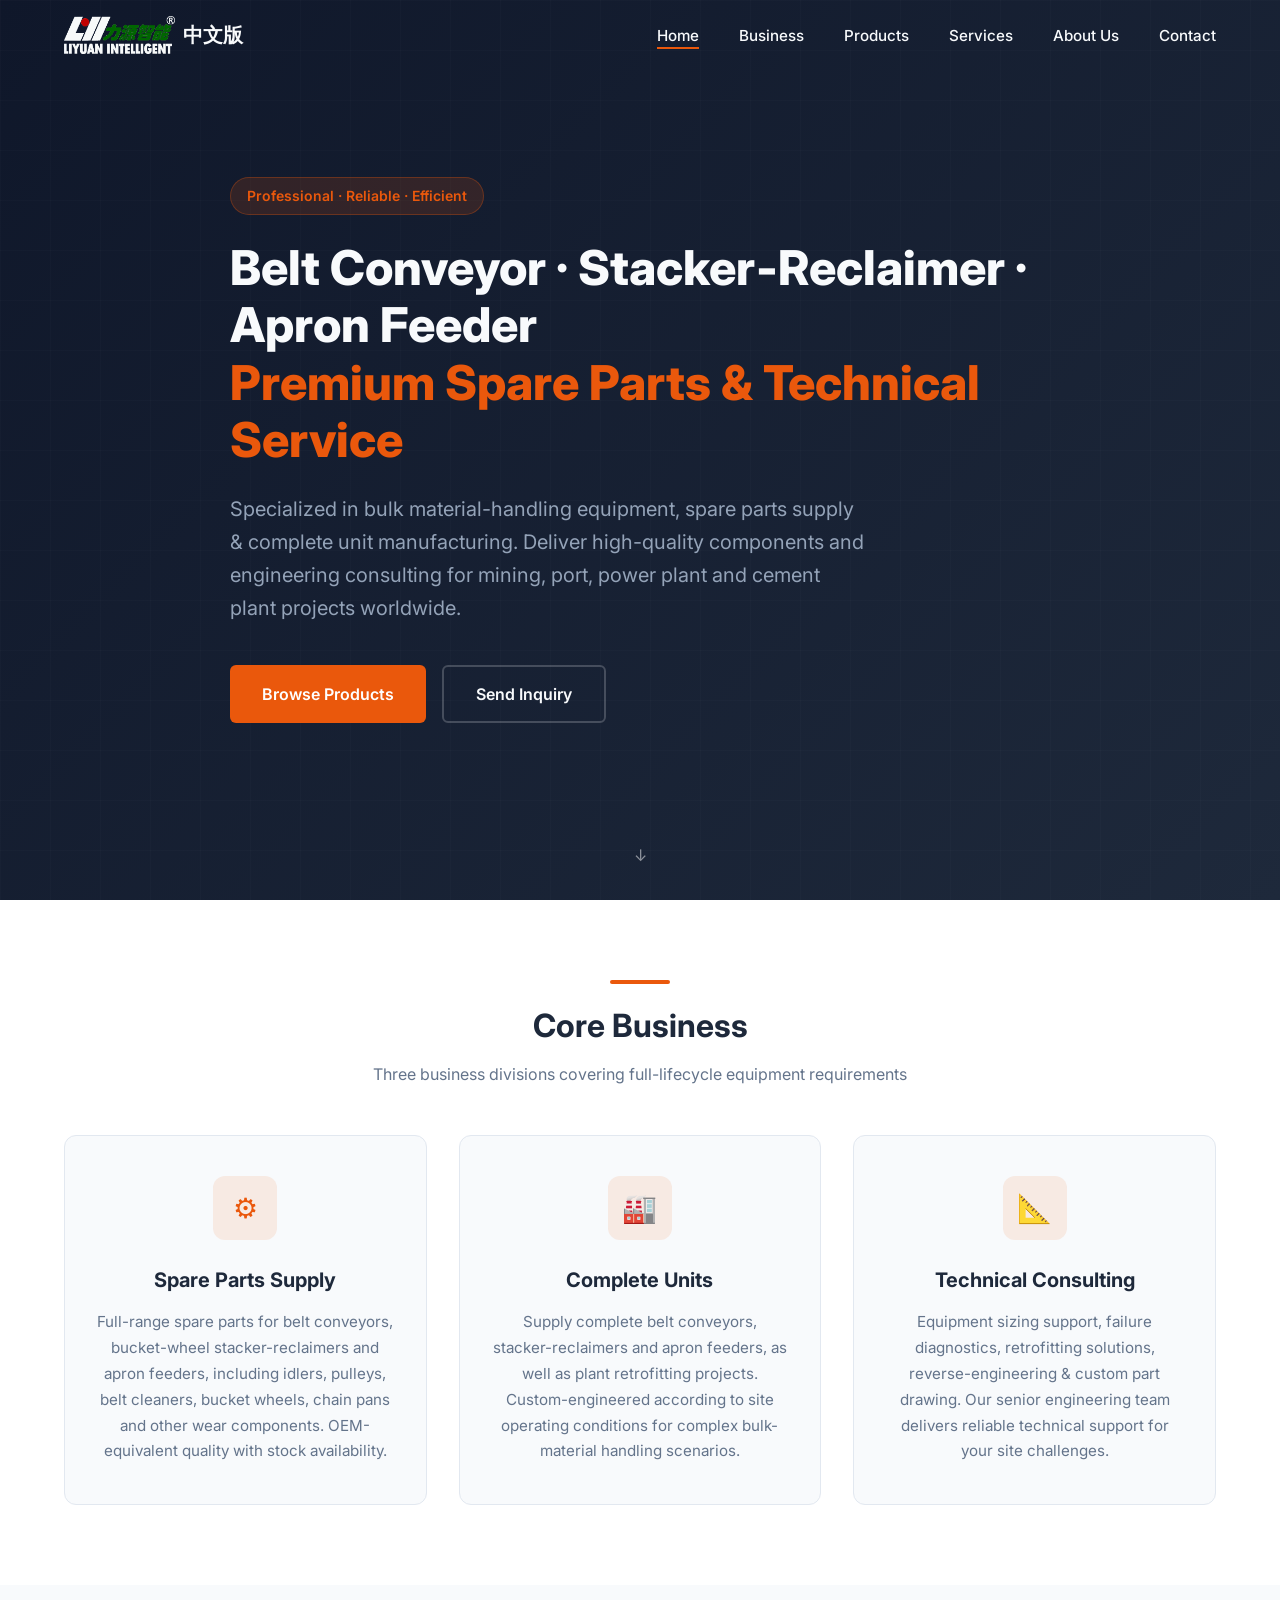
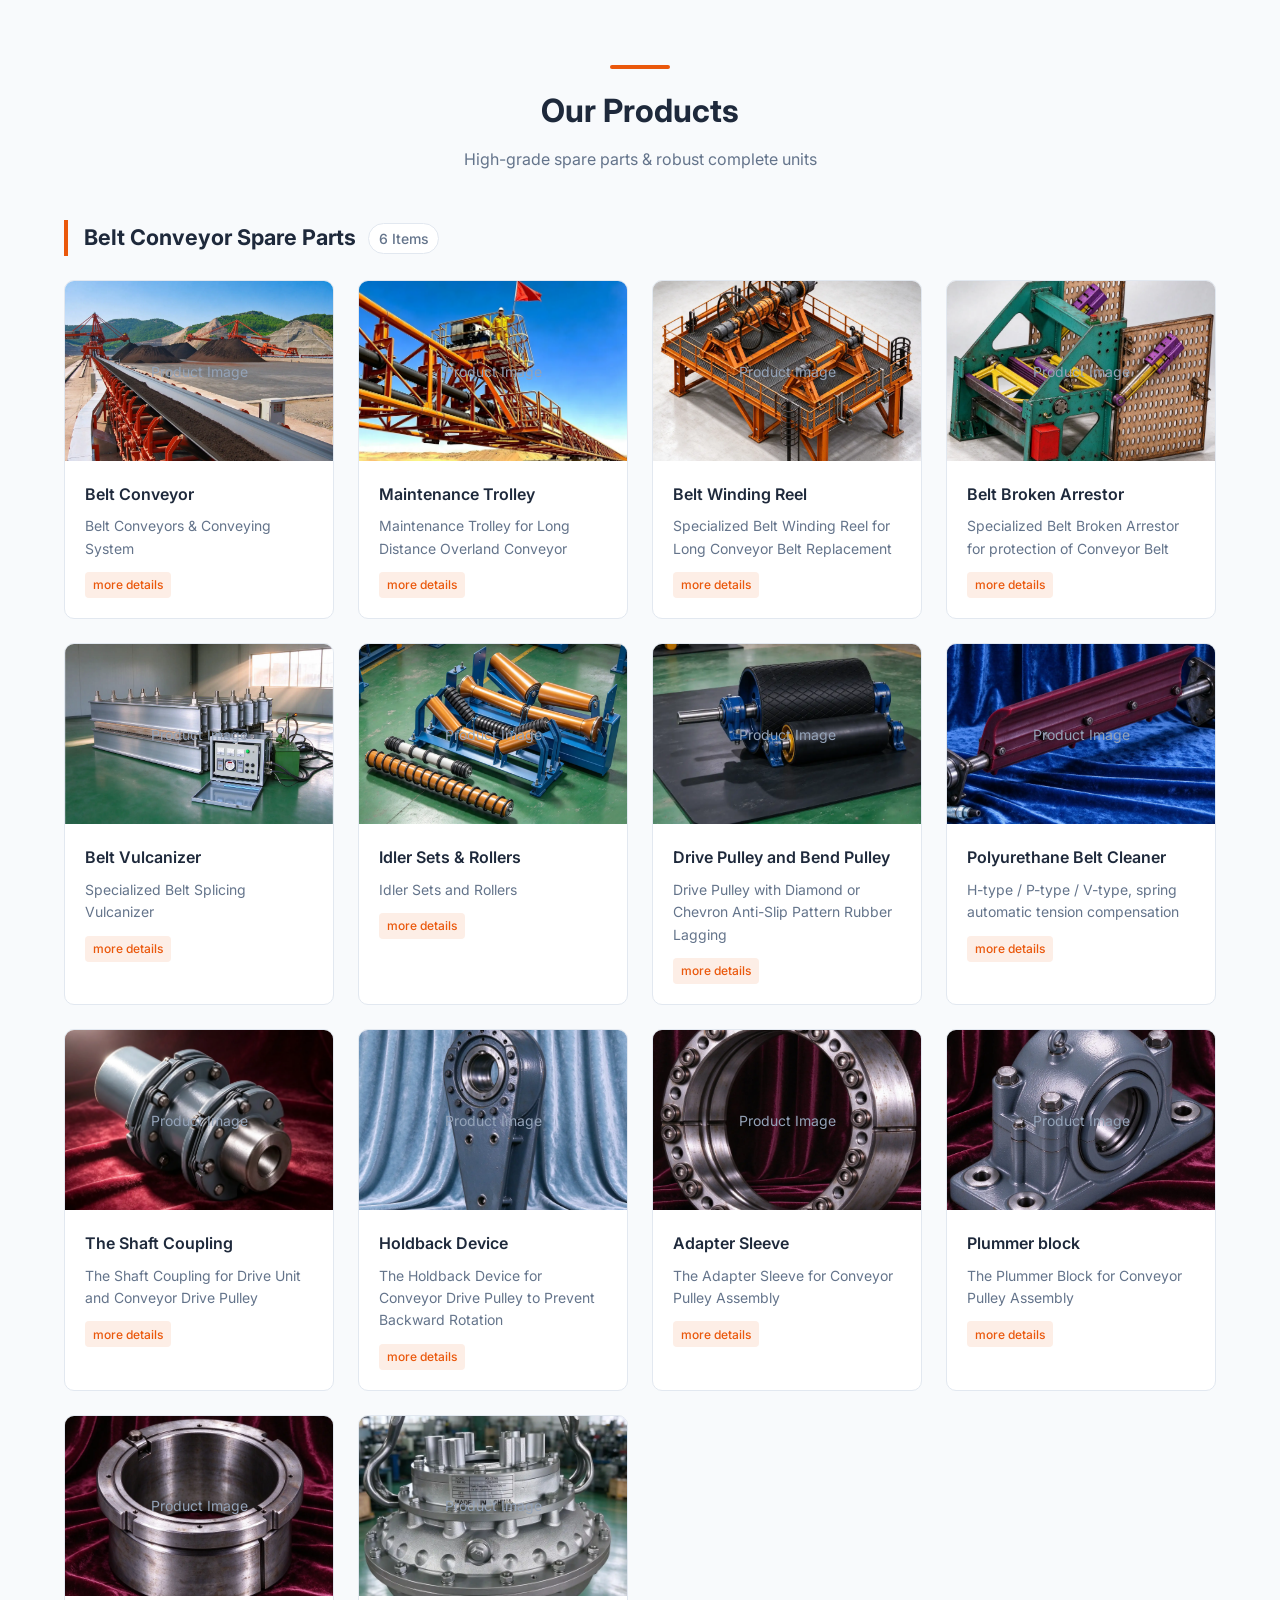
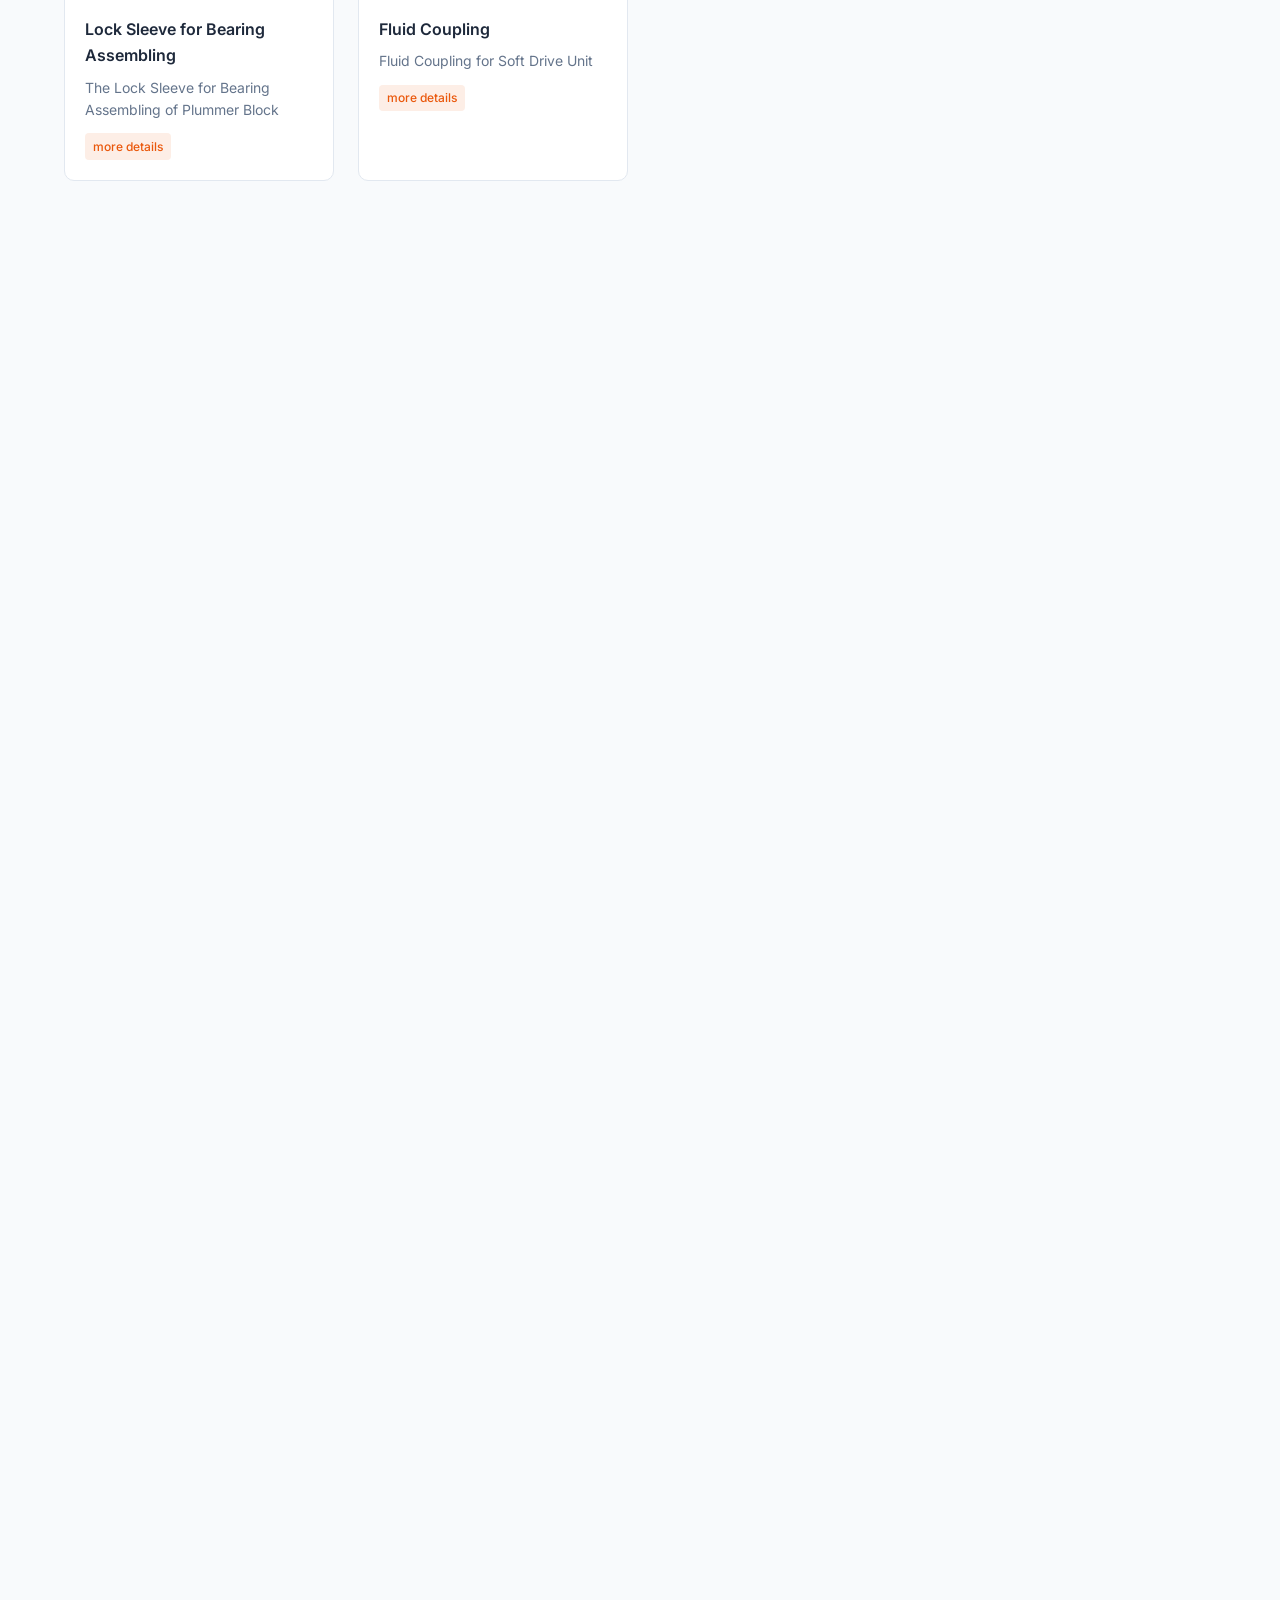
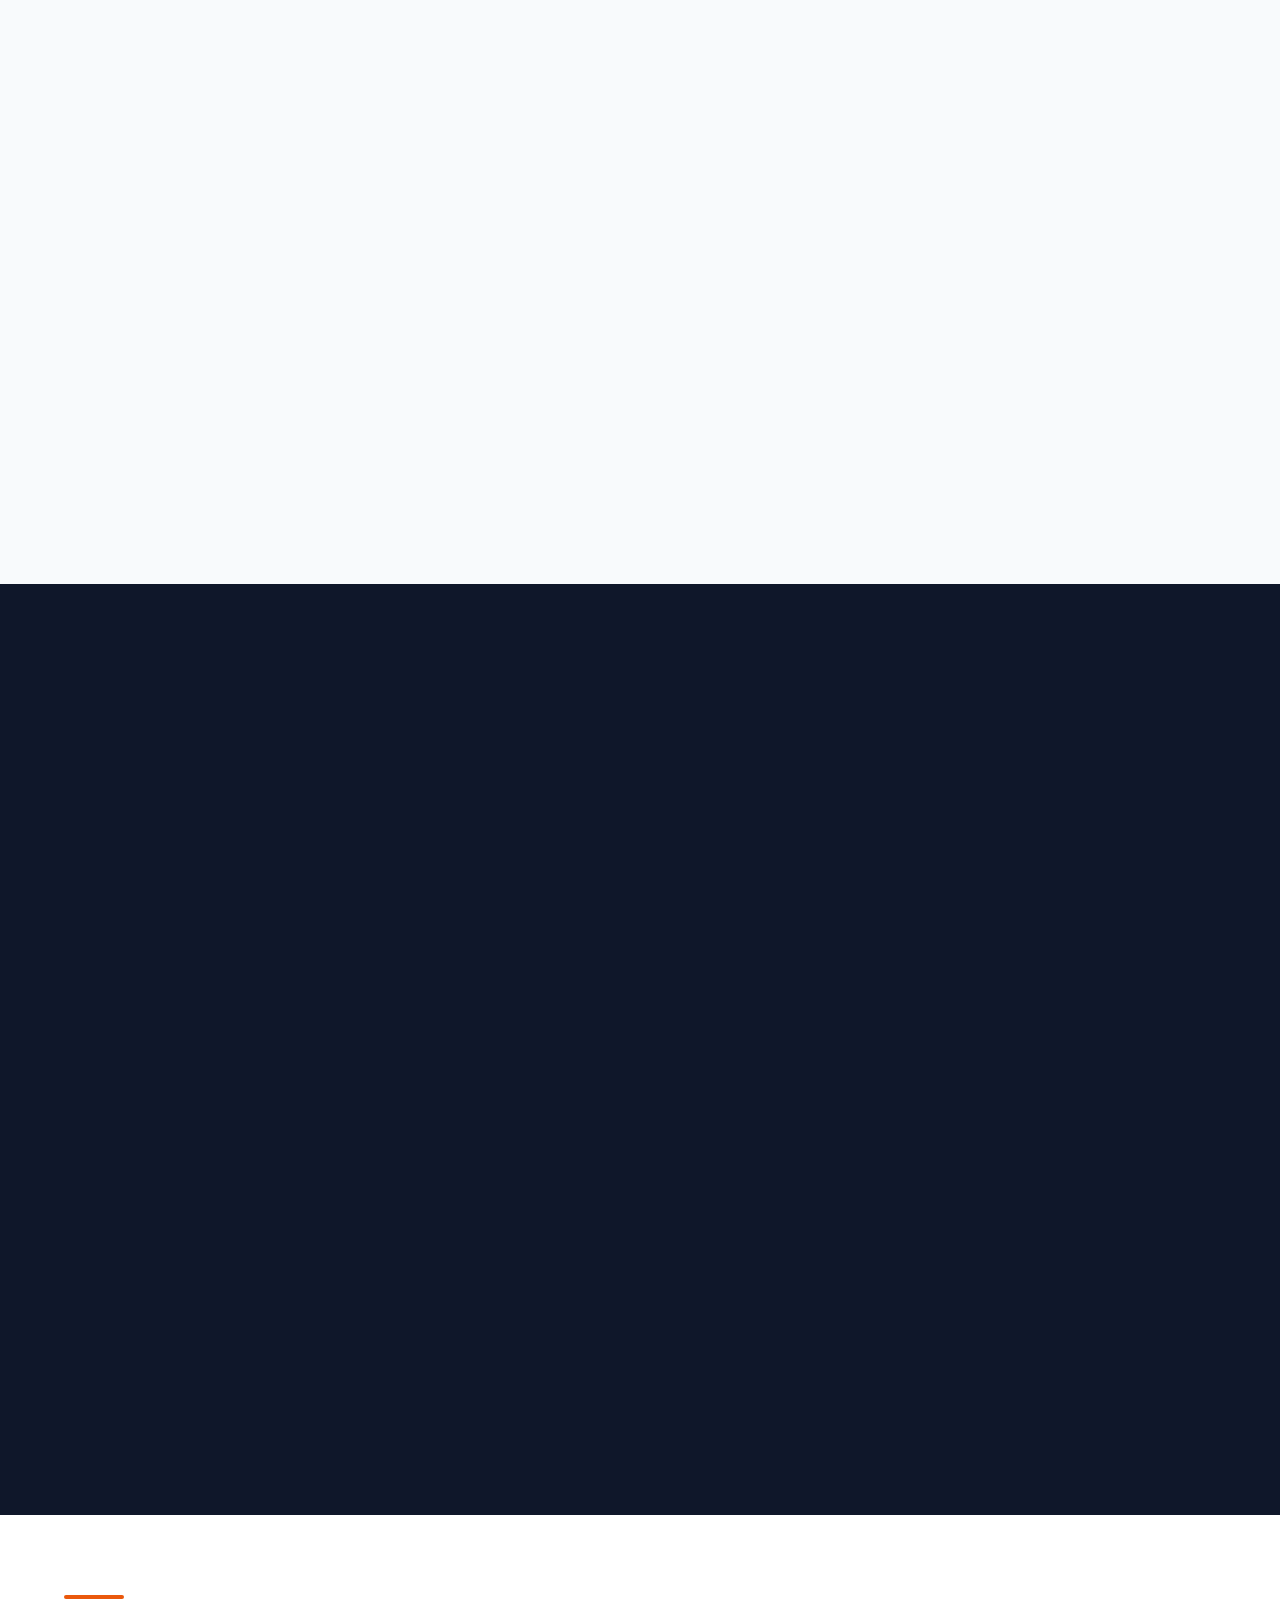
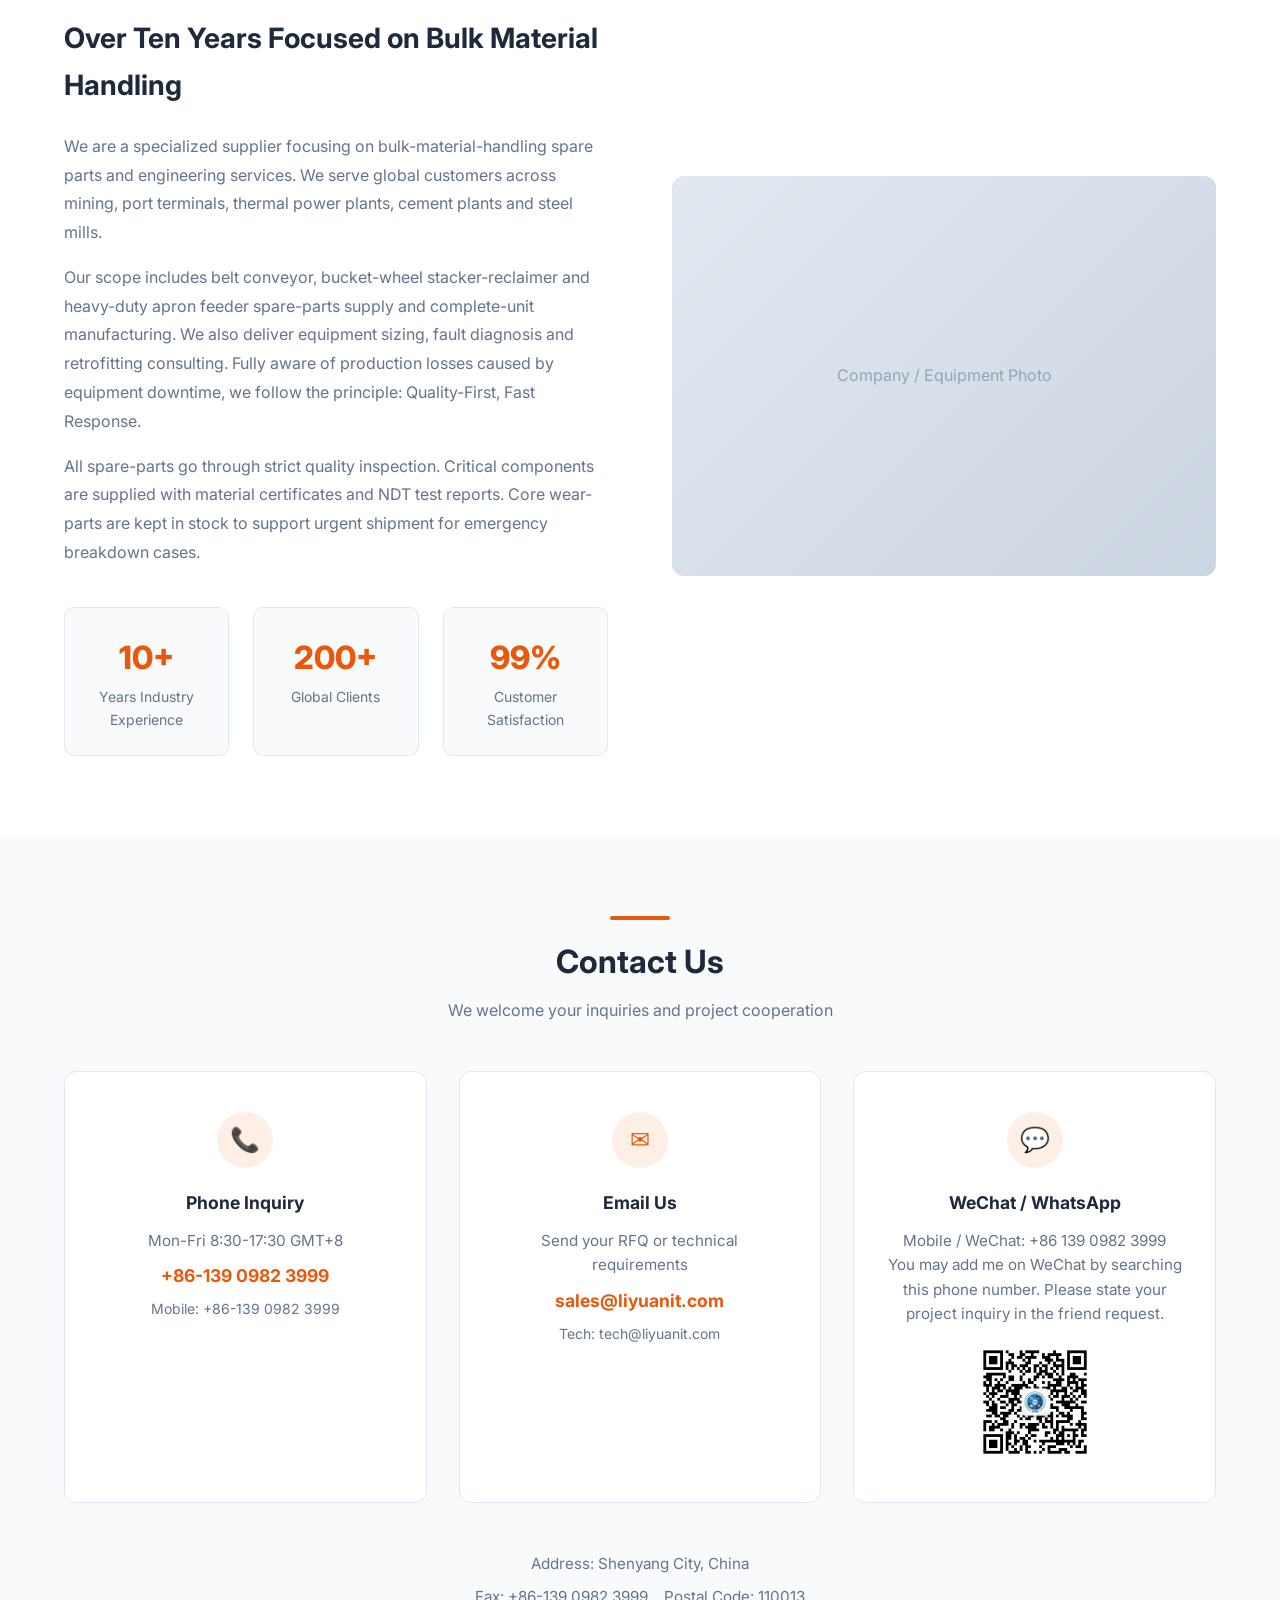
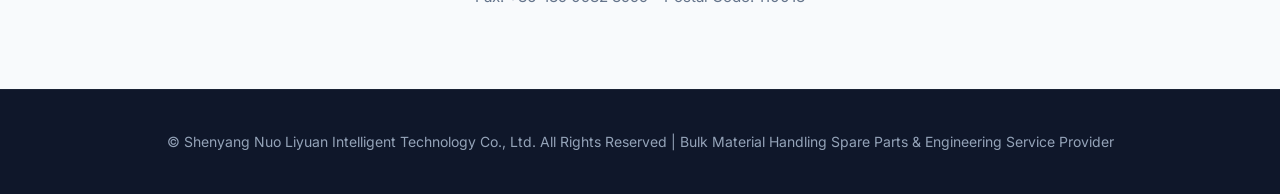
<file: index.html>
<html lang="en">
<head>
    <meta charset="UTF-8">
    <meta name="viewport" content="width=device-width, initial-scale=1.0">
    <link rel="preconnect" href="https://fonts.googleapis.com">
    <link rel="preconnect" href="https://fonts.gstatic.com" crossorigin>
    <link href="https://fonts.googleapis.com/css2?family=Inter:wght@400;500;600;700;800&display=swap" rel="stylesheet">
    <title>Liyuanit Ltd. | Belt Conveyor, Stacker‑Reclaimer, Apron Feeder, Spare Parts & Technical Consulting</title>
    <meta name="description" content="Supplier of belt conveyor, bucket‑wheel stacker‑reclaimer and apron feeder complete units & spare parts. Equipment selection, fault diagnosis, retrofitting service for mining, port, power plant, cement plant projects.">
    <link rel="alternate" hreflang="en" href="">
    <link rel="stylesheet" href="CSS/style.css">
</head>
<body>
    <!-- Mobile Overlay -->
    <div class="mobile-overlay" id="mobileOverlay"></div>
    <!-- Navigation -->
    <nav class="navbar" id="navbar">
        <div class="nav-container">
            <a href="#" class="logo">
                <img src="img/GKG LOGO.png" alt="中文版" class="logo-icon">
                <span onclick="location.href='cn.html'" style="cursor:pointer;color:inherit;">中文版</span>
            </a>
            <ul class="nav-menu" id="navMenu">
                <li><a href="#home" class="active">Home</a></li>
                <li><a href="#business">Business</a></li>
                <li><a href="#products">Products</a></li>
                <li><a href="#consulting">Services</a></li>
                <li><a href="#about">About Us</a></li>
                <li><a href="#contact">Contact</a></li>
            </ul>
            <button class="mobile-toggle" id="mobileToggle">☰</button>
        </div>
    </nav>
    <!-- Hero Section -->
    <section class="hero" id="home">
        <div class="container">
            <div class="hero-content fade-in">
                <div class="hero-tag">Professional · Reliable · Efficient</div>
                <h1>Belt Conveyor · Stacker‑Reclaimer · Apron Feeder<br><span>Premium Spare Parts & Technical Service</span></h1>
                <p>Specialized in bulk material-handling equipment, spare parts supply & complete unit manufacturing. Deliver high-quality components and engineering consulting for mining, port, power plant and cement plant projects worldwide.</p>
                <div class="btn-group">
                    <a href="#products" class="btn btn-primary">Browse Products</a>
                    <a href="#contact" class="btn btn-secondary">Send Inquiry</a>
                </div>
            </div>
        </div>
        <a href="#business" class="scroll-down">↓</a>
    </section>
    <!-- Core Business -->
    <section class="section business" id="business">
        <div class="container">
            <div class="fade-in">
                <div class="accent-line"></div>
                <h2 class="section-title">Core Business</h2>
                <p class="section-subtitle">Three business divisions covering full-lifecycle equipment requirements</p>
            </div>
            <div class="business-grid">
                <div class="business-card fade-in">
                    <div class="business-icon">⚙</div>
                    <h3>Spare Parts Supply</h3>
                    <p>Full-range spare parts for belt conveyors, bucket-wheel stacker-reclaimers and apron feeders, including idlers, pulleys, belt cleaners, bucket wheels, chain pans and other wear components. OEM-equivalent quality with stock availability.</p>
                </div>
                <div class="business-card fade-in">
                    <div class="business-icon">🏭</div>
                    <h3>Complete Units</h3>
                    <p>Supply complete belt conveyors, stacker-reclaimers and apron feeders, as well as plant retrofitting projects. Custom-engineered according to site operating conditions for complex bulk-material handling scenarios.</p>
                </div>
                <div class="business-card fade-in">
                    <div class="business-icon">📐</div>
                    <h3>Technical Consulting</h3>
                    <p>Equipment sizing support, failure diagnostics, retrofitting solutions, reverse-engineering & custom part drawing. Our senior engineering team delivers reliable technical support for your site challenges.</p>
                </div>
            </div>
        </div>
    </section>
    <!-- Products Section -->
    <section class="section products" id="products">
        <div class="container">
            <div class="fade-in">
                <div class="accent-line"></div>
                <h2 class="section-title">Our Products</h2>
                <p class="section-subtitle">High-grade spare parts & robust complete units</p>
            </div>
            <!-- Belt Conveyor Spare Parts -->
            <div class="product-category fade-in">
                <h3 class="category-title">
                    Belt Conveyor Spare Parts
                    <span class="count">6 Items</span>
                </h3>
                <div class="product-grid">
                    <div class="product-card">
                        <div class="product-img" style="background-image: url('img/bc.webp'); background-size: cover; background-position: center; background-repeat: no-repeat;"></div>
                        <div class="product-info">
                            <h4>Belt Conveyor</h4>
                            <p>Belt Conveyors & Conveying System</p>
                            <span class="product-tag">more details</span>
                        </div>
                    </div>
                    <div class="product-card">
                        <div class="product-img" style="background-image: url('img/cart.webp'); background-size: cover; background-position: center; background-repeat: no-repeat;"></div>
                        <div class="product-info">
                            <h4>Maintenance Trolley</h4>
                            <p>Maintenance Trolley for Long Distance Overland Conveyor</p>
                            <span class="product-tag">more details</span>
                        </div>
                    </div>
                    <div class="product-card">
                        <div class="product-img" style="background-image: url('img/belt replacement.webp'); background-size: cover; background-position: center; background-repeat: no-repeat;"></div>
                        <div class="product-info">
                            <h4>Belt Winding Reel</h4>
                            <p>Specialized Belt Winding Reel for Long Conveyor Belt Replacement</p>
                            <span class="product-tag">more details</span>
                        </div>
                    </div>
                    <div class="product-card">
                        <div class="product-img" style="background-image: url('img/belt arrestor.webp'); background-size: cover; background-position: center; background-repeat: no-repeat;"></div>
                        <div class="product-info">
                            <h4>Belt Broken Arrestor</h4>
                            <p>Specialized Belt Broken Arrestor for protection of Conveyor Belt</p>
                            <span class="product-tag">more details</span>
                        </div>
                    </div>
                    <div class="product-card">
                        <div class="product-img" style="background-image: url('img/vulcanizer.webp'); background-size: cover; background-position: center; background-repeat: no-repeat;"></div>
                        <div class="product-info">
                            <h4>Belt Vulcanizer</h4>
                            <p>Specialized Belt Splicing Vulcanizer</p>
                            <span class="product-tag">more details</span>
                        </div>
                    </div>
                    <div class="product-card">
                        <div class="product-img" style="background-image: url('img/idlers.webp'); background-size: cover; background-position: center; background-repeat: no-repeat;"></div>
                        <div class="product-info">
                            <h4>Idler Sets & Rollers</h4>
                            <p>Idler Sets and Rollers</p>
                            <span class="product-tag">more details</span>
                        </div>
                    </div>
                    <div class="product-card">
                        <div class="product-img" style="background-image: url('img/pulley.webp'); background-size: cover; background-position: center; background-repeat: no-repeat;"></div>
                        <div class="product-info">
                            <h4>Drive Pulley and Bend Pulley</h4>
                            <p>Drive Pulley with Diamond or Chevron Anti-Slip Pattern Rubber Lagging</p>
                            <span class="product-tag">more details</span>
                        </div>
                    </div>
                    <div class="product-card">
                        <div class="product-img" style="background-image: url('img/belt cleaner.webp'); background-size: cover; background-position: center; background-repeat: no-repeat;"></div>
                        <div class="product-info">
                            <h4>Polyurethane Belt Cleaner</h4>
                            <p>H-type / P-type / V-type, spring automatic tension compensation</p>
                            <span class="product-tag">more details</span>
                        </div>
                    </div>
                    <div class="product-card">
                        <div class="product-img" style="background-image: url('img/coupling1.webp'); background-size: cover; background-position: center; background-repeat: no-repeat;"></div>
                        <div class="product-info">
                            <h4>The Shaft Coupling</h4>
                            <p>The Shaft Coupling for Drive Unit and Conveyor Drive Pulley</p>
                            <span class="product-tag">more details</span>
                        </div>
                    </div>
                    <div class="product-card">
                        <div class="product-img" style="background-image: url('img/holdback.webp'); background-size: cover; background-position: center; background-repeat: no-repeat;"></div>
                        <div class="product-info">
                            <h4>Holdback Device</h4>
                            <p>The Holdback Device for Conveyor Drive Pulley to Prevent Backward Rotation</p>
                            <span class="product-tag">more details</span>
                        </div>
                    </div>
                    <div class="product-card">
                        <div class="product-img" style="background-image: url('img/adapter sleeve.webp'); background-size: cover; background-position: center; background-repeat: no-repeat;"></div>
                        <div class="product-info">
                            <h4>Adapter Sleeve</h4>
                            <p>The Adapter Sleeve for Conveyor Pulley Assembly</p>
                            <span class="product-tag">more details</span>
                        </div>
                    </div>
                    <div class="product-card">
                        <div class="product-img" style="background-image: url('img/bearing house.webp'); background-size: cover; background-position: center; background-repeat: no-repeat;"></div>
                        <div class="product-info">
                            <h4>Plummer block</h4>
                            <p>The Plummer Block for Conveyor Pulley Assembly</p>
                            <span class="product-tag">more details</span>
                        </div>
                    </div>
                    <div class="product-card">
                        <div class="product-img" style="background-image: url('img/lock sleev.webp'); background-size: cover; background-position: center; background-repeat: no-repeat;"></div>
                        <div class="product-info">
                            <h4>Lock Sleeve for Bearing Assembling</h4>
                            <p>The Lock Sleeve for Bearing Assembling of Plummer Block</p>
                            <span class="product-tag">more details</span>
                        </div>
                    </div>
                    <div class="product-card">
                        <div class="product-img" style="background-image: url('img/fluid coupling.webp'); background-size: cover; background-position: center; background-repeat: no-repeat;"></div>
                        <div class="product-info">
                            <h4>Fluid Coupling</h4>
                            <p>Fluid Coupling for Soft Drive Unit</p>
                            <span class="product-tag">more details</span>
                        </div>
                    </div>
                </div>
            </div>
            <!-- Stacker‑Reclaimer Spare Parts -->
            <div class="product-category fade-in">
                <h3 class="category-title">
                    Stacker‑Reclaimer Spare Parts
                    <span class="count">6 Items</span>
                </h3>
                <div class="product-grid">
                    <div class="product-card">
                        <div class="product-img" style="background-image: url('img/stacker.webp'); background-size: cover; background-position: center; background-repeat: no-repeat;"></div>
                        <div class="product-info">
                            <h4>Stacker</h4>
                            <p>Stacker for Stacking of Mineral Bulk Materials</p>
                            <span class="product-tag">more details</span>
                        </div>
                    </div>
                    <div class="product-card">
                        <div class="product-img" style="background-image: url('img/scrap reclaimer.webp'); background-size: cover; background-position: center; background-repeat: no-repeat;"></div>
                        <div class="product-info">
                            <h4>Bridge type Scraper Reclaimer</h4>
                            <p>Bridge type Scraper Reclaimer for reclaiming of Mineral Bulk Materials</p>
                            <span class="product-tag">more details</span>
                        </div>
                    </div>
                    <div class="product-card">
                        <div class="product-img" style="background-image: url('img/bucket wheel.webp'); background-size: cover; background-position: center; background-repeat: no-repeat;"></div>
                        <div class="product-info">
                            <h4>B.W. Stacker cum Reclaimer</h4>
                            <p>Bucket Wheel stacker cum Reclaimer for Mineral Bulk Materials</p>
                            <span class="product-tag">more details</span>
                        </div>
                    </div>
                    <div class="product-card">
                        <div class="product-img" style="background-image: url('img/bucket reclaimer.webp'); background-size: cover; background-position: center; background-repeat: no-repeat;"></div>
                        <div class="product-info">
                            <h4>Buckets of Reclaimer</h4>
                            <p>The Buckets of Bridge Type Reclaimer for Reclaiming of Mineral Bulk Materials</p>
                            <span class="product-tag">more details</span>
                        </div>
                    </div>
                </div>
            </div>
            <!-- Apron Feeder Spare Parts -->
            <div class="product-category fade-in">
                <h3 class="category-title">
                    Apron Feeder Spare Parts
                    <span class="count">6 Items</span>
                </h3>
                <div class="product-grid">
                    <div class="product-card">
                        <div class="product-img" style="background-image: url('img/apron feeder.webp'); background-size: cover; background-position: center; background-repeat: no-repeat;"></div>
                        <div class="product-info">
                            <h4>Apron Feeder</h4>
                            <p>Heavy-Duty Apron Feeder for Feeding of Mineral Materials to Crushers</p>
                            <span class="product-tag">more details</span>
                        </div>
                    </div>
                    <div class="product-card">
                        <div class="product-img" style="background-image: url('img/pan.webp'); background-size: cover; background-position: center; background-repeat: no-repeat;"></div>
                        <div class="product-info">
                            <h4>Pan of Apron Feeder</h4>
                            <p>The pan of the heavy duty apron feeder</p>
                            <span class="product-tag">more details</span>
                        </div>
                    </div>
                    <div class="product-card">
                        <div class="product-img" style="background-image: url('img/shaft sprocket.webp'); background-size: cover; background-position: center; background-repeat: no-repeat;"></div>
                        <div class="product-info">
                            <h4>Main Drive Shaft of Apron Feeder</h4>
                            <p>The main drive shaft and sprockets of heavy duty apron feeder</p>
                            <span class="product-tag">more details</span>
                        </div>
                    </div>
                    <div class="product-card">
                        <div class="product-img" style="background-image: url('img/support roller.webp'); background-size: cover; background-position: center; background-repeat: no-repeat;"></div>
                        <div class="product-info">
                            <h4>Track Roller of Apron Feeder</h4>
                            <p>Track roller located beneath the chain tracks of heavy-duty apron feeder</p>
                            <span class="product-tag">more details</span>
                        </div>
                    </div>
                    <div class="product-card">
                        <div class="product-img" style="background-image: url('img/af assembling.webp'); background-size: cover; background-position: center; background-repeat: no-repeat;"></div>
                        <div class="product-info">
                            <h4>Assembling of An Apron Feeder</h4>
                            <p>An apron feeder assembled in shop with all necessary parts</p>
                            <span class="product-tag">more details</span>
                        </div>
                    </div>
                    <div class="product-card">
                        <div class="product-img" style="background-image: url('img/chain tracks.webp'); background-size: cover; background-position: center; background-repeat: no-repeat;"></div>
                        <div class="product-info">
                            <h4>Chain Tracks of Heavy Duty Apron Feeder</h4>
                            <p>Chain tracks of heavy-duty apron feeder for feeding of mineral materials to crusher</p>
                            <span class="product-tag">more details</span>
                        </div>
                    </div>
                </div>
            </div>
            <!-- Complete Units -->
            <div class="product-category fade-in">
                <h3 class="category-title">
                    Complete Equipment
                    <span class="count">4 Items</span>
                </h3>
                <div class="product-grid">
                    <div class="product-card">
                        <div class="product-img"></div>
                        <div class="product-info">
                            <h4>DT‑II Belt Conveyor</h4>
                            <p>Belt width 500‑1400mm, large throughput, stable performance</p>
                            <span class="product-tag">more details</span>
                        </div>
                    </div>
                    <div class="product-card">
                        <div class="product-img"></div>
                        <div class="product-info">
                            <h4>Bucket‑Wheel Stacker‑Reclaimer</h4>
                            <p>Luffing / bridge-type, customized stacking-reclaiming capacity, automatic control</p>
                            <span class="product-tag">more details</span>
                        </div>
                    </div>
                    <div class="product-card">
                        <div class="product-img"></div>
                        <div class="product-info">
                            <h4>Heavy‑Duty Apron Feeder</h4>
                            <p>GBZ-series, handle lump material with strong impact resistance</p>
                            <span class="product-tag">more details</span>
                        </div>
                    </div>
                    <div class="product-card">
                        <div class="product-img"></div>
                        <div class="product-info">
                            <h4>Hammer Crusher</h4>
                            <p>PC-series, large crushing ratio, convenient spare-part replacement</p>
                            <span class="product-tag">more details</span>
                        </div>
                    </div>
                </div>
            </div>
        </div>
    </section>
    <!-- Technical Consulting Services -->
    <section class="section consulting" id="consulting">
        <div class="container">
            <div class="fade-in">
                <div class="accent-line"></div>
                <h2 class="section-title">Technical Consulting Services</h2>
                <p class="section-subtitle">Senior engineering team solving your equipment challenges</p>
            </div>
            <div class="consulting-grid">
                <div class="consult-item fade-in">
                    <h3><span class="num">01</span> Equipment Sizing & Selection</h3>
                    <p>Based on material properties, throughput requirement and layout constraints, we deliver optimized equipment configuration proposals. Avoid over-specification waste or under-capacity production interruptions.</p>
                </div>
                <div class="consult-item fade-in">
                    <h3><span class="num">02</span> Failure Diagnosis & Analysis</h3>
                    <p>Treat abnormal vibration, belt deviation, slipping, noise and other typical faults. Remote or on-site diagnosis, identify root causes quickly, provide repair proposals and required spare-part lists.</p>
                </div>
                <div class="consult-item fade-in">
                    <h3><span class="num">03</span> Plant Retrofit & Upgrade</h3>
                    <p>Outdated low-efficiency high-energy-consumption equipment? We support automation upgrade, drive-system modification and dust-suppression retrofitting. Extend equipment service life and boost production capacity.</p>
                </div>
                <div class="consult-item fade-in">
                    <h3><span class="num">04</span> Reverse-Engineering & Custom Parts</h3>
                    <p>For imported equipment or components without original drawings, we provide on-site 3D scanning and CAD modelling to guarantee full interchangeability with original installations.</p>
                </div>
            </div>
            <div class="consulting-cta fade-in">
                <p>Facing technical obstacles? Our engineers are ready to support you.</p>
                <a href="#contact" class="btn btn-primary">Contact Engineering Team</a>
            </div>
        </div>
    </section>
    <!-- About Us -->
    <section class="section about" id="about">
        <div class="container">
            <div class="about-content">
                <div class="about-text fade-in">
                    <div class="accent-line" style="margin: 0 0 1rem 0;"></div>
                    <h3>Over Ten Years Focused on Bulk Material Handling</h3>
                    <p>We are a specialized supplier focusing on bulk-material-handling spare parts and engineering services. We serve global customers across mining, port terminals, thermal power plants, cement plants and steel mills.</p>
                    <p>Our scope includes belt conveyor, bucket-wheel stacker-reclaimer and heavy-duty apron feeder spare-parts supply and complete-unit manufacturing. We also deliver equipment sizing, fault diagnosis and retrofitting consulting. Fully aware of production losses caused by equipment downtime, we follow the principle: Quality-First, Fast Response.</p>
                    <p>All spare-parts go through strict quality inspection. Critical components are supplied with material certificates and NDT test reports. Core wear-parts are kept in stock to support urgent shipment for emergency breakdown cases.</p>
                    <div class="about-stats">
                        <div class="stat-item">
                            <span class="stat-num">10+</span>
                            <span class="stat-label">Years Industry Experience</span>
                        </div>
                        <div class="stat-item">
                            <span class="stat-num">200+</span>
                            <span class="stat-label">Global Clients</span>
                        </div>
                        <div class="stat-item">
                            <span class="stat-num">99%</span>
                            <span class="stat-label">Customer Satisfaction</span>
                        </div>
                    </div>
                </div>
                <div class="about-image fade-in">
                    <!-- Insert company or equipment image -->
                </div>
            </div>
        </div>
    </section>
    <!-- Contact Section -->
    <section class="section contact" id="contact">
        <div class="container">
            <div class="fade-in">
                <div class="accent-line"></div>
                <h2 class="section-title">Contact Us</h2>
                <p class="section-subtitle">We welcome your inquiries and project cooperation</p>
            </div>
            <div class="contact-grid">
                <div class="contact-card fade-in">
                    <div class="contact-icon">📞</div>
                    <h3>Phone Inquiry</h3>
                    <p>Mon-Fri 8:30-17:30 GMT+8</p>
                    <span class="highlight">+86-139 0982 3999</span>
                    <p style="margin-top: 0.5rem; font-size: 0.875rem;">Mobile: +86-139 0982 3999</p>
                </div>
                <div class="contact-card fade-in">
                    <div class="contact-icon">✉</div>
                    <h3>Email Us</h3>
                    <p>Send your RFQ or technical requirements</p>
                    <span class="highlight">sales@liyuanit.com</span>
                    <p style="margin-top: 0.5rem; font-size: 0.875rem;">Tech: tech@liyuanit.com</p>
                </div>
                <div class="contact-card fade-in">
                    <div class="contact-icon">💬</div>
                    <h3>WeChat / WhatsApp</h3>
                    <p>Mobile / WeChat: +86 139 0982 3999<br>You may add me on WeChat by searching this phone number. Please state your project inquiry in the friend request.</p>
                    <img src="img/qrcode.jpg" alt="WeChat QR Code" class="qr-placeholder">
                </div>
            </div>
            <div style="margin-top: 3rem; text-align: center; color: var(--text-muted); font-size: 0.95rem;">
                <p>Address: Shenyang City, China</p>
                <p style="margin-top: 0.5rem;">Fax: +86-139 0982 3999 &nbsp;&nbsp; Postal Code: 110013</p>
            </div>
        </div>
    </section>
    <!-- Footer -->
    <footer class="footer">
        <div class="container">
            <p>© Shenyang Nuo Liyuan Intelligent Technology Co., Ltd. All Rights Reserved | Bulk Material Handling Spare Parts & Engineering Service Provider</p>
        </div>
    </footer>
    <!-- Back To Top Button -->
    <button class="back-to-top" id="backToTop">↑</button>
    <script src="JS/script.js"></script>
</body>
</html>
</file>
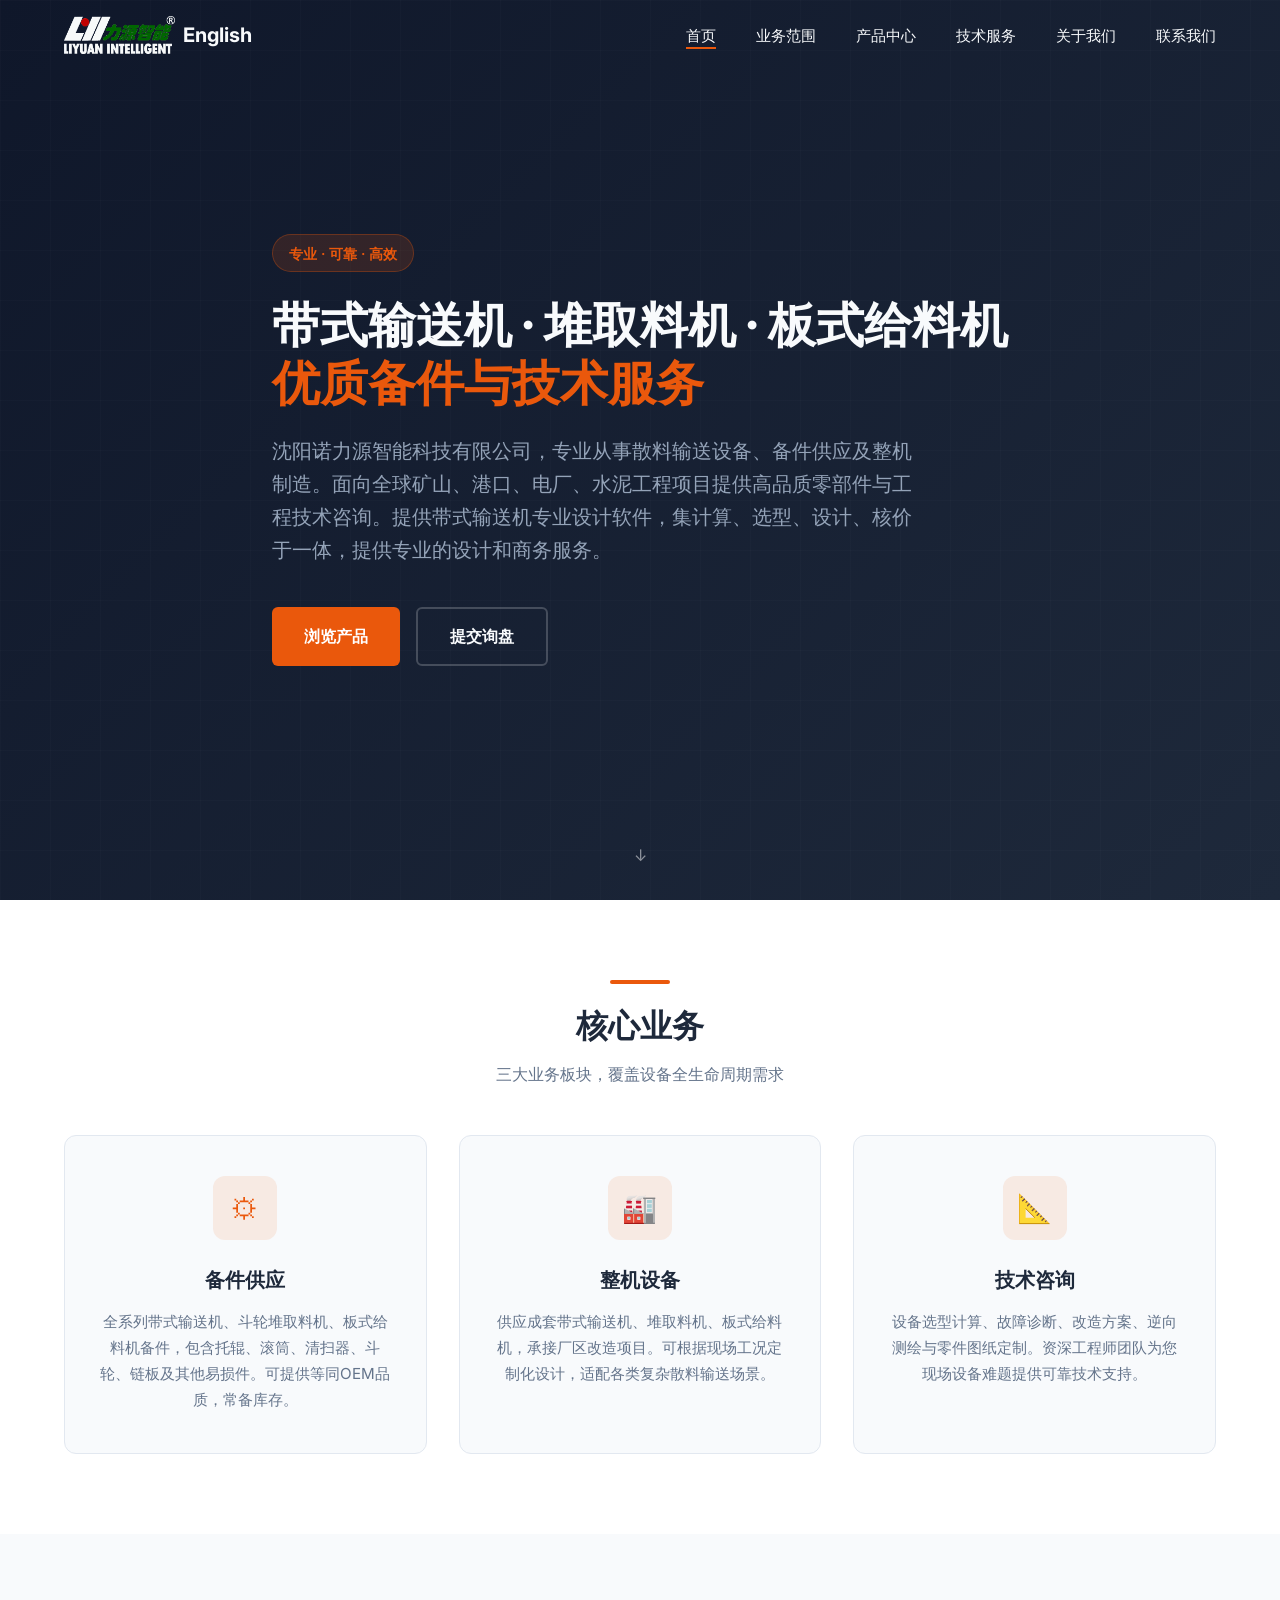
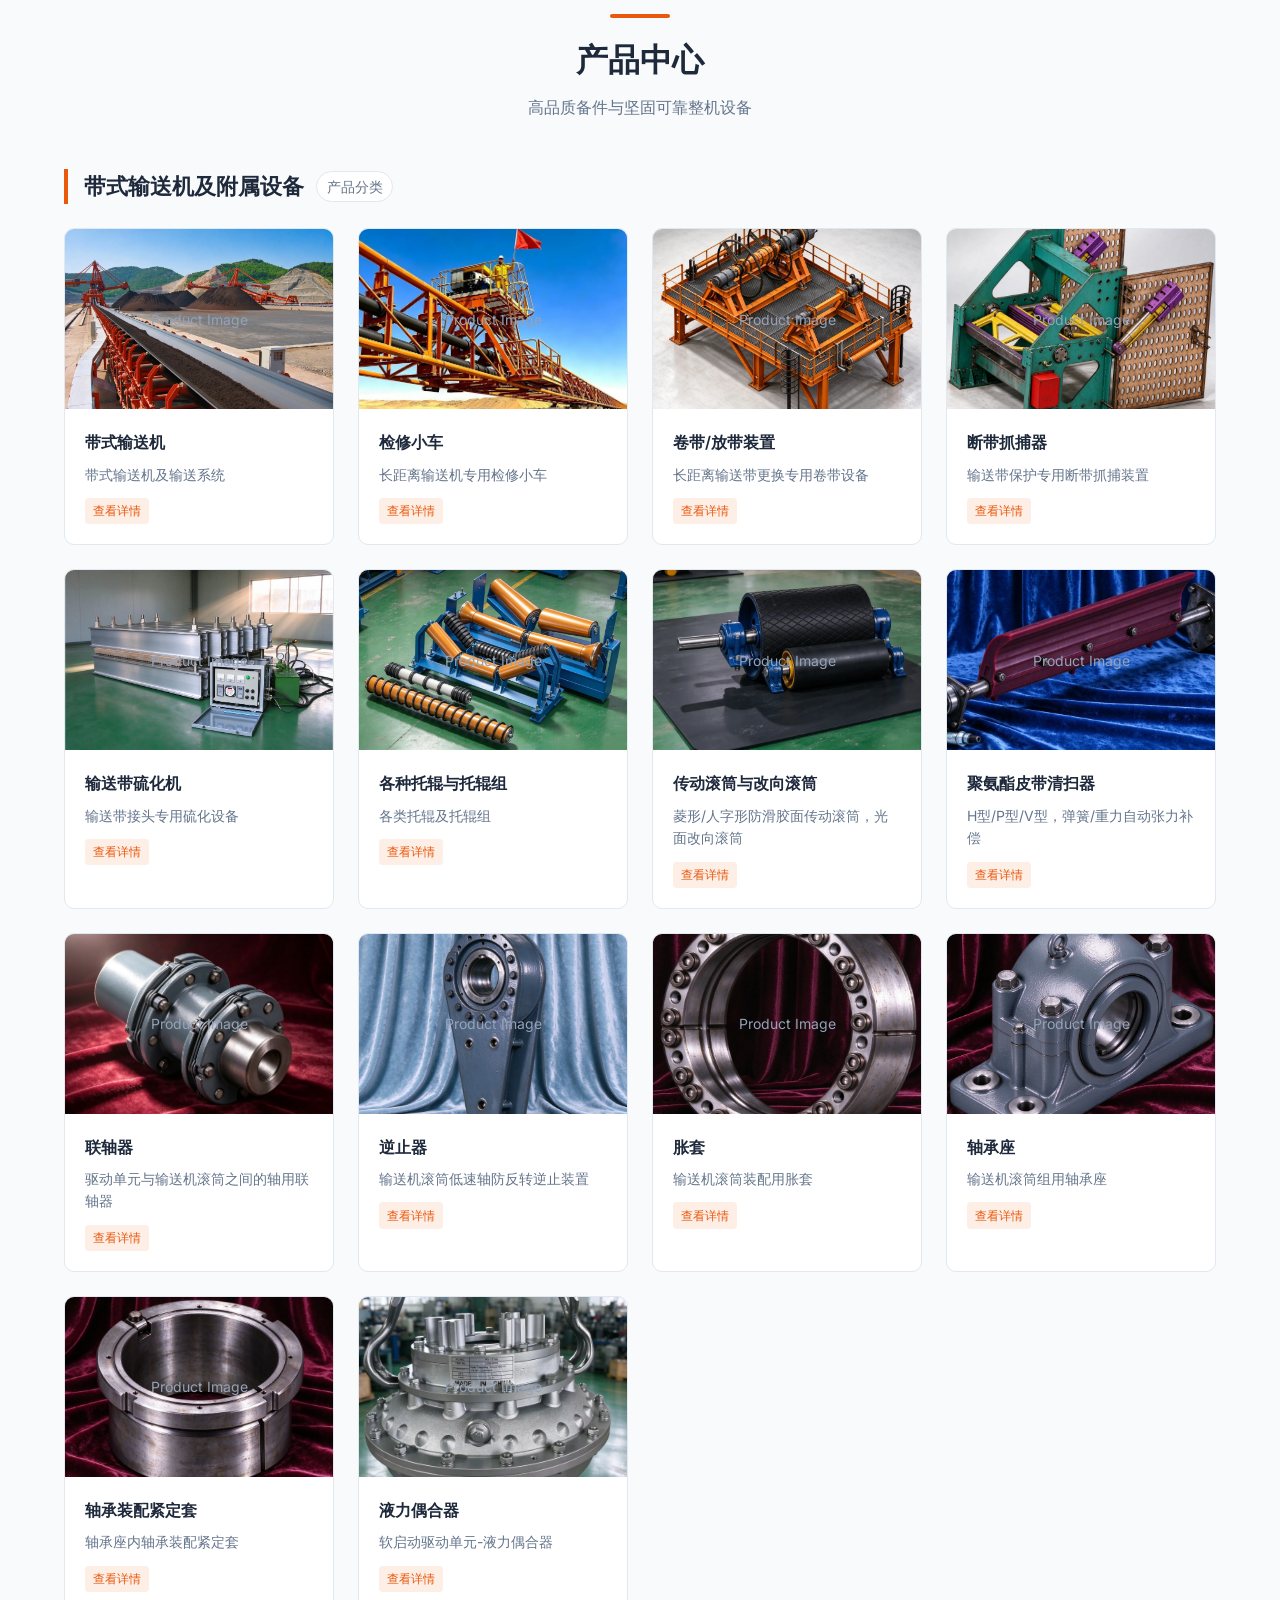
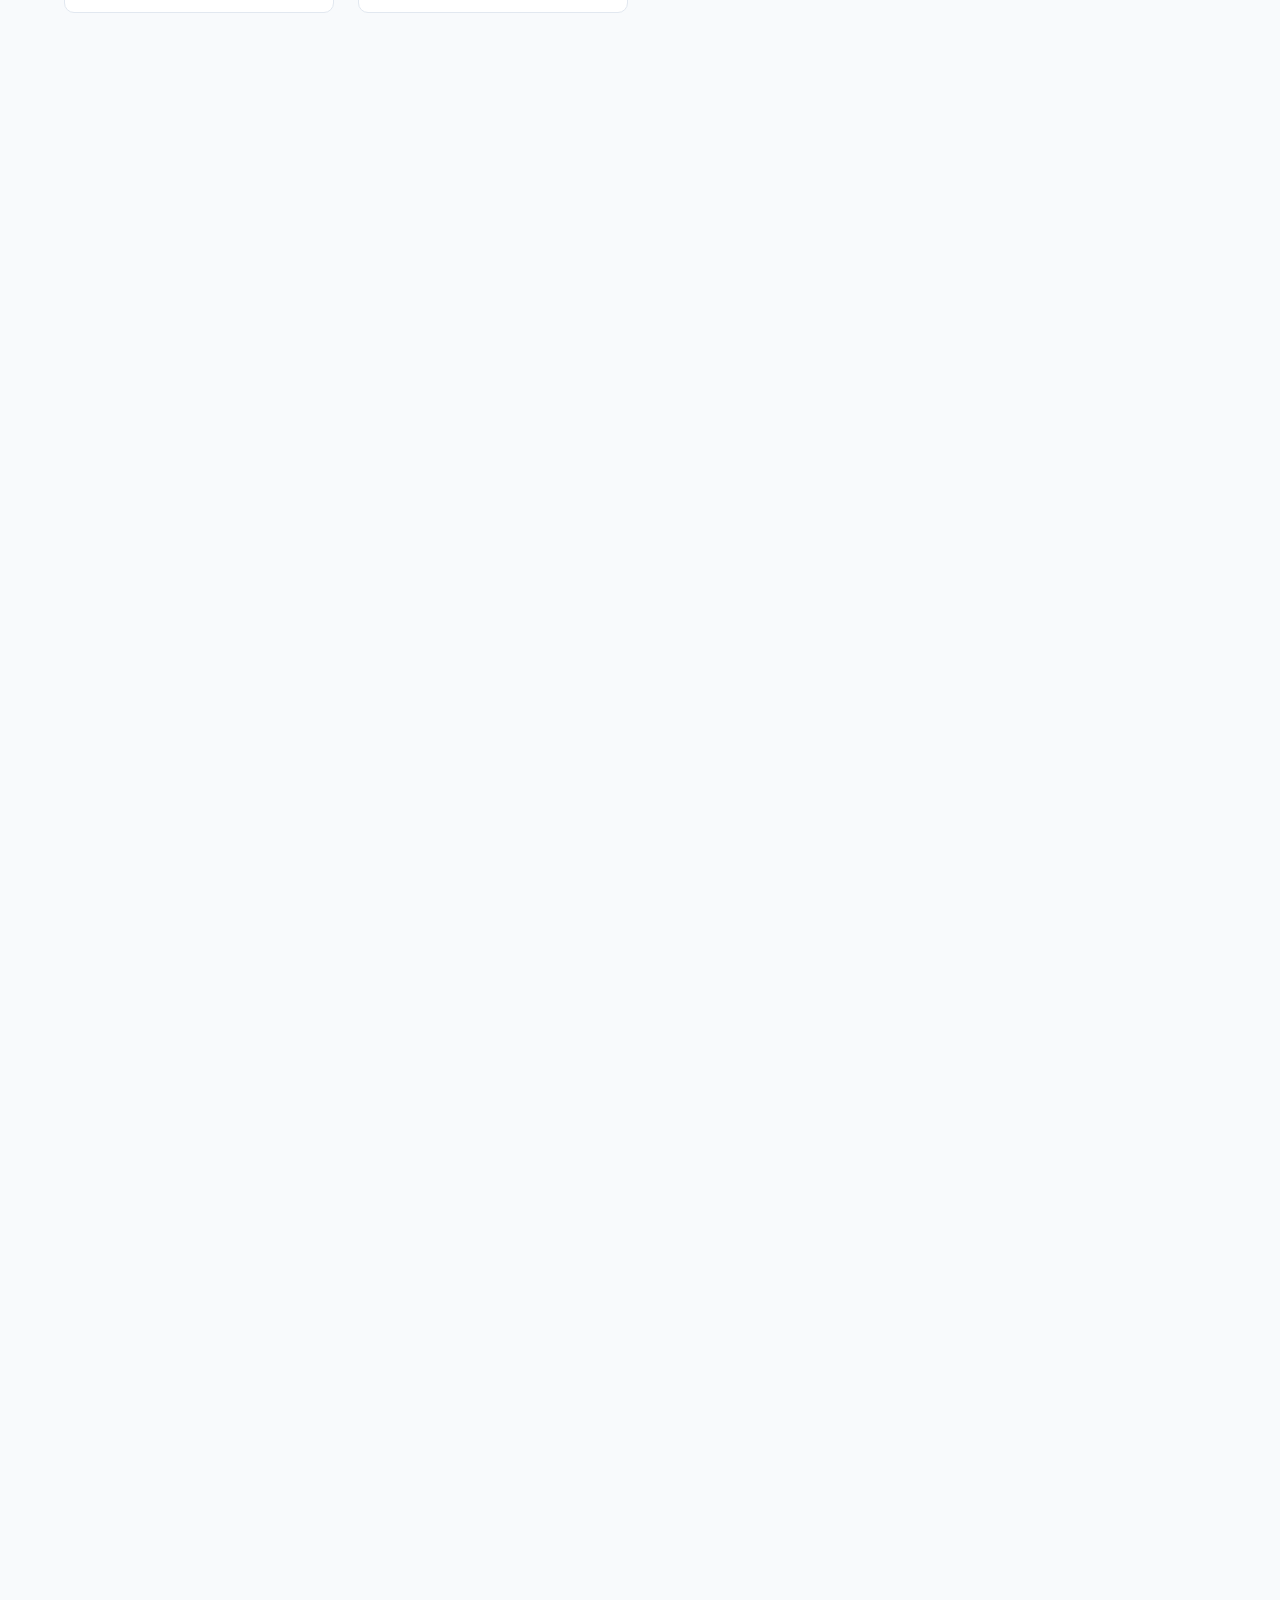
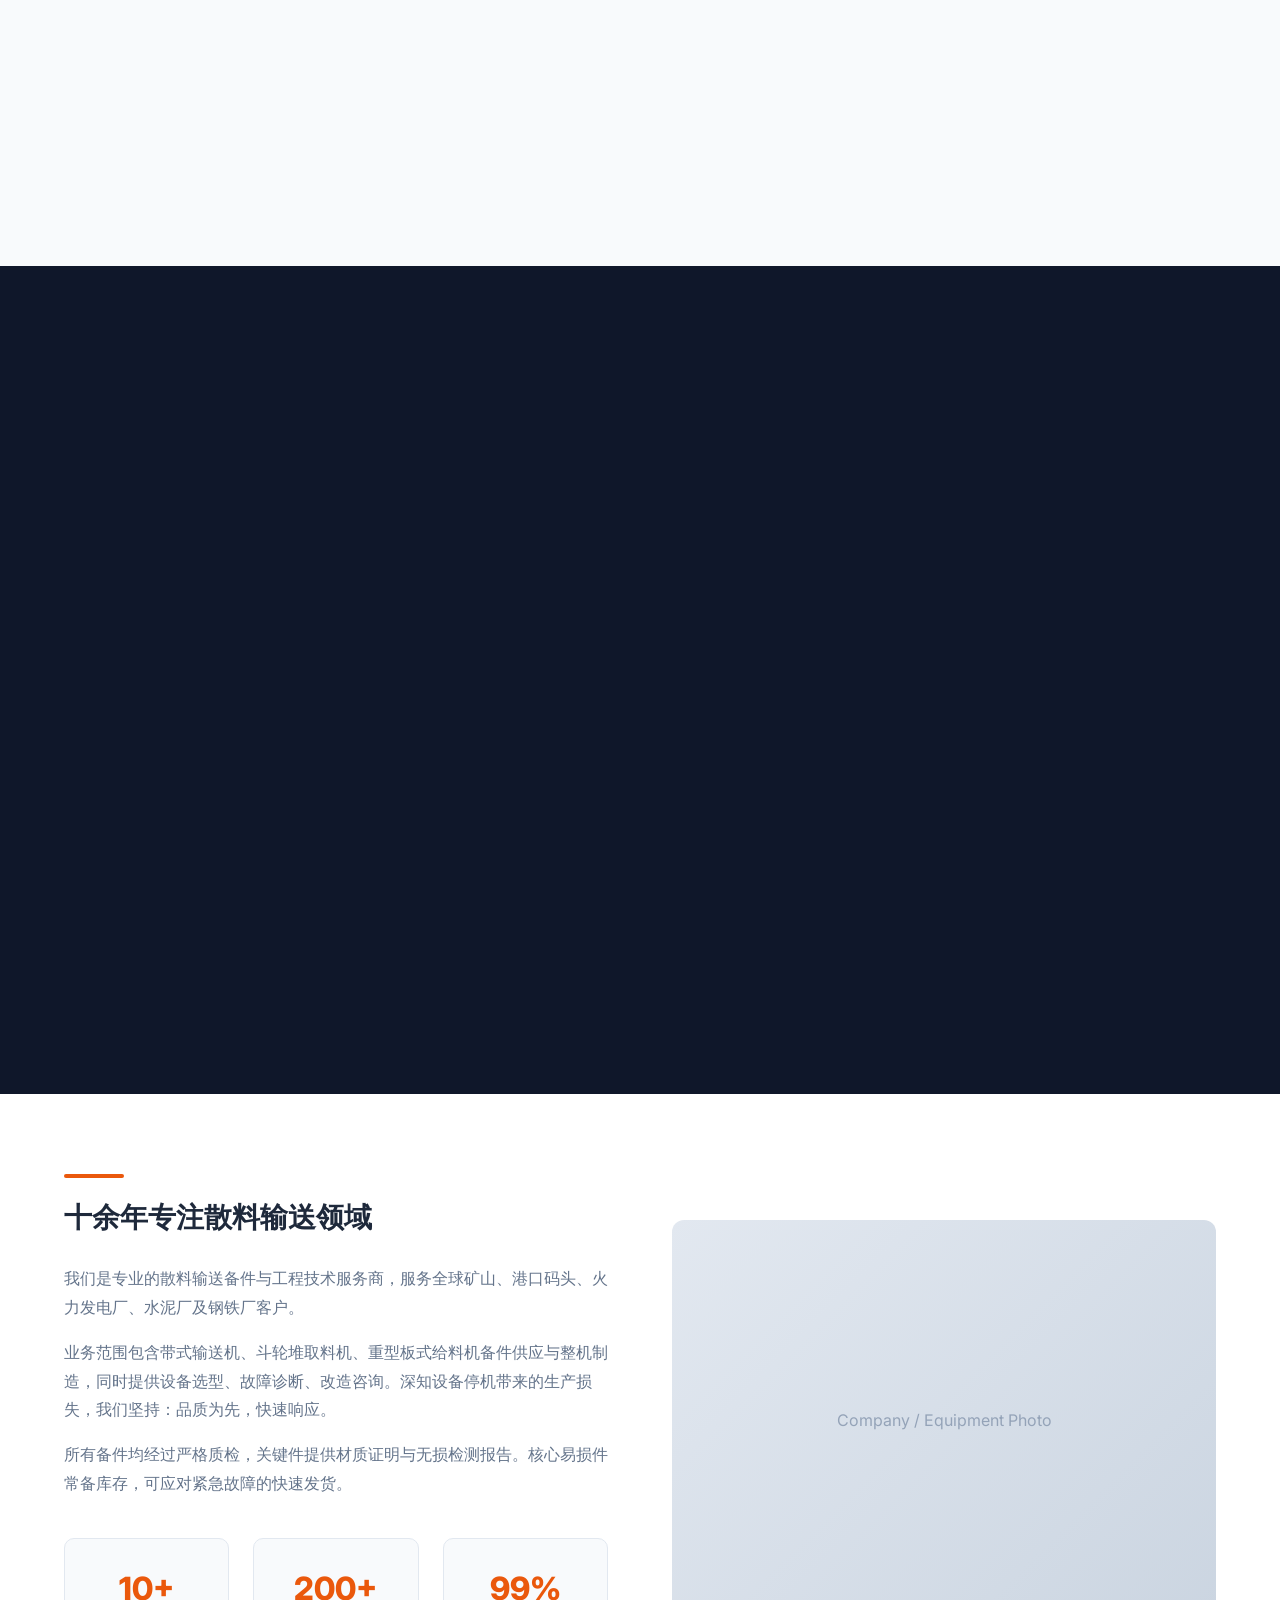
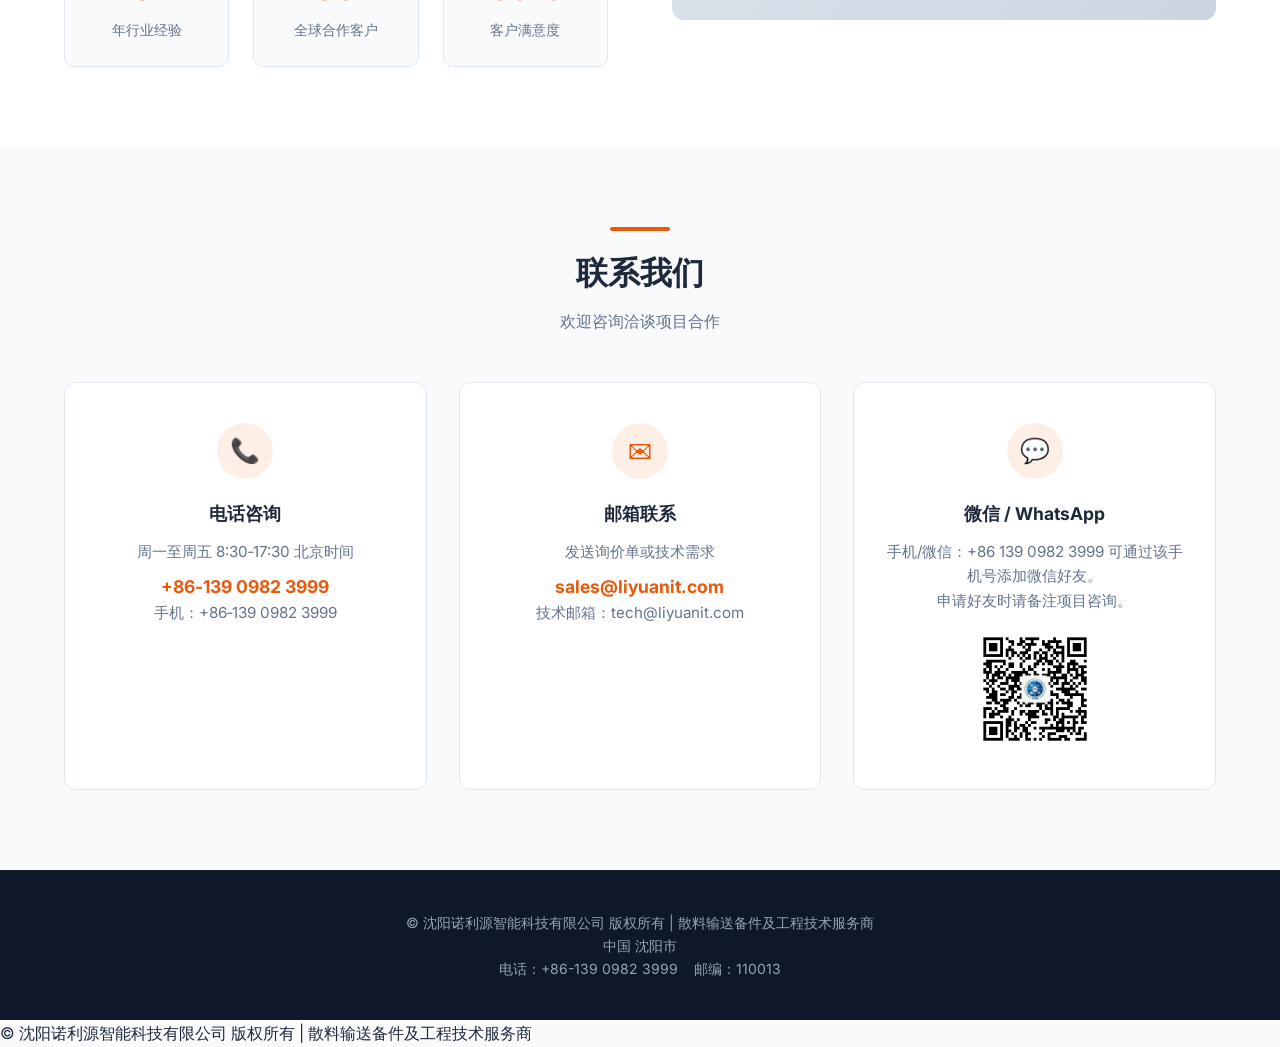
<file: cn.html>
<!DOCTYPE html>
<html lang="zh-CN">
<head>
    <meta charset="UTF-8">
    <meta name="viewport" content="width=device-width, initial-scale=1.0">
    <link rel="preconnect" href="https://fonts.googleapis.com">
    <link rel="preconnect" href="https://fonts.gstatic.com" crossorigin>
    <link href="https://fonts.googleapis.com/css2?family=Inter:wght@400;500;600;700;800&display=swap" rel="stylesheet">
    <title>力源智能 | 带式输送机、堆取料机、板式给料机、备件及技术咨询</title>
    <meta name="description" content="带式输送机、斗轮堆取料机、板式给料机整机与备件供应商。为矿山、港口、电厂、水泥厂项目提供设备选型、故障诊断、设备改造服务。">
    <link rel="alternate" hreflang="en" href="">
    <link rel="stylesheet" href="CSS/style.css">
</head>
<body>
    <!-- Mobile Overlay -->
    <div class="mobile-overlay" id="mobileOverlay"></div>
    <!-- Navigation -->
    <nav class="navbar" id="navbar">
        <div class="nav-container">
<a href="#" class="logo">
    <img src="img/GKG LOGO.png" alt="中文版" class="logo-icon">
    <span onclick="location.href='index.html'" style="cursor:pointer;color:inherit;">English</span>
</a>
            <ul class="nav-menu" id="navMenu">
                <li><a href="#home" class="active">首页</a></li>
                <li><a href="#business">业务范围</a></li>
                <li><a href="#products">产品中心</a></li>
                <li><a href="#consulting">技术服务</a></li>
                <li><a href="#about">关于我们</a></li>
                <li><a href="#contact">联系我们</a></li>
            </ul>
            <button class="mobile-toggle" id="mobileToggle">☰</button>
        </div>
    </nav>
    <!-- Hero Section -->
    <section class="hero" id="home">
        <div class="container">
            <div class="hero-content fade-in">
                <div class="hero-tag">专业 · 可靠 · 高效</div>
                <h1>带式输送机 · 堆取料机 · 板式给料机<br><span>优质备件与技术服务</span></h1>
                <p>沈阳诺力源智能科技有限公司，专业从事散料输送设备、备件供应及整机制造。面向全球矿山、港口、电厂、水泥工程项目提供高品质零部件与工程技术咨询。提供带式输送机专业设计软件，集计算、选型、设计、核价于一体，提供专业的设计和商务服务。</p>
                <div class="btn-group">
                    <a href="#products" class="btn btn-primary">浏览产品</a>
                    <a href="#contact" class="btn btn-secondary">提交询盘</a>
                </div>
            </div>
        </div>
        <a href="#business" class="scroll-down">↓</a>
    </section>
    <!-- Core Business -->
    <section class="section business" id="business">
        <div class="container">
            <div class="fade-in">
                <div class="accent-line"></div>
                <h2 class="section-title">核心业务</h2>
                <p class="section-subtitle">三大业务板块，覆盖设备全生命周期需求</p>
            </div>
            <div class="business-grid">
                <div class="business-card fade-in">
                    <div class="business-icon">⚙</div>
                    <h3>备件供应</h3>
                    <p>全系列带式输送机、斗轮堆取料机、板式给料机备件，包含托辊、滚筒、清扫器、斗轮、链板及其他易损件。可提供等同OEM品质，常备库存。</p>
                </div>
                <div class="business-card fade-in">
                    <div class="business-icon">🏭</div>
                    <h3>整机设备</h3>
                    <p>供应成套带式输送机、堆取料机、板式给料机，承接厂区改造项目。可根据现场工况定制化设计，适配各类复杂散料输送场景。</p>
                </div>
                <div class="business-card fade-in">
                    <div class="business-icon">📐</div>
                    <h3>技术咨询</h3>
                    <p>设备选型计算、故障诊断、改造方案、逆向测绘与零件图纸定制。资深工程师团队为您现场设备难题提供可靠技术支持。</p>
                </div>
            </div>
        </div>
    </section>
    <!-- Products Section -->
    <section class="section products" id="products">
        <div class="container">
            <div class="fade-in">
                <div class="accent-line"></div>
                <h2 class="section-title">产品中心</h2>
                <p class="section-subtitle">高品质备件与坚固可靠整机设备</p>
            </div>
            <!-- Belt Conveyor Spare Parts -->
            <div class="product-category fade-in">
                <h3 class="category-title">
                    带式输送机及附属设备
                    <span class="count">产品分类</span>
                </h3>
                <div class="product-grid">
                    <div class="product-card">
                        <div class="product-img" style="background-image: url('img/bc.webp'); background-size: cover; background-position: center; background-repeat: no-repeat;"></div>
                        <div class="product-info">
                            <h4>带式输送机</h4>
                            <p>带式输送机及输送系统</p>
                            <span class="product-tag">查看详情</span>
                        </div>
                    </div>
                    <div class="product-card">
                        <div class="product-img" style="background-image: url('img/cart.webp'); background-size: cover; background-position: center; background-repeat: no-repeat;"></div>
                        <div class="product-info">
                            <h4>检修小车</h4>
                            <p>长距离输送机专用检修小车</p>
                            <span class="product-tag">查看详情</span>
                        </div>
                    </div>
                     <div class="product-card">
                        <div class="product-img" style="background-image: url('img/belt replacement.webp'); background-size: cover; background-position: center; background-repeat: no-repeat;"></div>
                        <div class="product-info">
                            <h4>卷带/放带装置</h4>
                            <p>长距离输送带更换专用卷带设备</p>
                            <span class="product-tag">查看详情</span>
                        </div>
                    </div>
                     <div class="product-card">
                        <div class="product-img" style="background-image: url('img/belt arrestor.webp'); background-size: cover; background-position: center; background-repeat: no-repeat;"></div>
                        <div class="product-info">
                            <h4>断带抓捕器</h4>
                            <p>输送带保护专用断带抓捕装置</p>
                            <span class="product-tag">查看详情</span>
                        </div>
                    </div>
                     <div class="product-card">
                        <div class="product-img" style="background-image: url('img/vulcanizer.webp'); background-size: cover; background-position: center; background-repeat: no-repeat;"></div>
                        <div class="product-info">
                            <h4>输送带硫化机</h4>
                            <p>输送带接头专用硫化设备</p>
                            <span class="product-tag">查看详情</span>
                        </div>
                    </div>
                     <div class="product-card">
                        <div class="product-img" style="background-image: url('img/idlers.webp'); background-size: cover; background-position: center; background-repeat: no-repeat;"></div>
                        <div class="product-info">
                            <h4>各种托辊与托辊组</h4>
                            <p>各类托辊及托辊组</p>
                            <span class="product-tag">查看详情</span>
                        </div>
                    </div>
                     <div class="product-card">
                        <div class="product-img" style="background-image: url('img/pulley.webp'); background-size: cover; background-position: center; background-repeat: no-repeat;"></div>
                        <div class="product-info">
                            <h4>传动滚筒与改向滚筒</h4>
                            <p>菱形/人字形防滑胶面传动滚筒，光面改向滚筒</p>
                            <span class="product-tag">查看详情</span>
                        </div>
                    </div>
                     <div class="product-card">
                        <div class="product-img" style="background-image: url('img/belt cleaner.webp'); background-size: cover; background-position: center; background-repeat: no-repeat;"></div>
                        <div class="product-info">
                            <h4>聚氨酯皮带清扫器</h4>
                            <p>H型/P型/V型，弹簧/重力自动张力补偿</p>
                            <span class="product-tag">查看详情</span>
                        </div>
                    </div>
                     <div class="product-card">
                        <div class="product-img" style="background-image: url('img/coupling1.webp'); background-size: cover; background-position: center; background-repeat: no-repeat;"></div>
                        <div class="product-info">
                            <h4>联轴器</h4>
                            <p>驱动单元与输送机滚筒之间的轴用联轴器</p>
                            <span class="product-tag">查看详情</span>
                        </div>
                    </div>
                     <div class="product-card">
                        <div class="product-img" style="background-image: url('img/holdback.webp'); background-size: cover; background-position: center; background-repeat: no-repeat;"></div>
                        <div class="product-info">
                            <h4>逆止器</h4>
                            <p>输送机滚筒低速轴防反转逆止装置</p>
                            <span class="product-tag">查看详情</span>
                        </div>
                    </div>
                     <div class="product-card">
                        <div class="product-img" style="background-image: url('img/adapter sleeve.webp'); background-size: cover; background-position: center; background-repeat: no-repeat;"></div>
                        <div class="product-info">
                            <h4>胀套</h4>
                            <p>输送机滚筒装配用胀套</p>
                            <span class="product-tag">查看详情</span>
                        </div>
                    </div>
                     <div class="product-card">
                        <div class="product-img" style="background-image: url('img/bearing house.webp'); background-size: cover; background-position: center; background-repeat: no-repeat;"></div>
                        <div class="product-info">
                            <h4>轴承座</h4>
                            <p>输送机滚筒组用轴承座</p>
                            <span class="product-tag">查看详情</span>
                        </div>
                    </div>
                     <div class="product-card">
                        <div class="product-img" style="background-image: url('img/lock sleev.webp'); background-size: cover; background-position: center; background-repeat: no-repeat;"></div>
                        <div class="product-info">
                            <h4>轴承装配紧定套</h4>
                            <p>轴承座内轴承装配紧定套</p>
                            <span class="product-tag">查看详情</span>
                        </div>
                    </div>
                     <div class="product-card">
                        <div class="product-img" style="background-image: url('img/fluid coupling.webp'); background-size: cover; background-position: center; background-repeat: no-repeat;"></div>
                        <div class="product-info">
                            <h4>液力偶合器</h4>
                            <p>软启动驱动单元-液力偶合器</p>
                            <span class="product-tag">查看详情</span>
                        </div>
                    </div>
                </div>
            </div>
            <!-- Stacker‑Reclaimer Spare Parts -->
            <div class="product-category fade-in">
                <h3 class="category-title">
                    堆取料机及附属装置
                    <span class="count">产品分类</span>
                </h3>
                <div class="product-grid">
                   <div class="product-card">
                        <div class="product-img" style="background-image: url('img/stacker.webp'); background-size: cover; background-position: center; background-repeat: no-repeat;"></div>
                        <div class="product-info">
                            <h4>堆料机</h4>
                            <p>矿物散料堆料设备，用于混匀料场人字形料堆。</p>
                            <span class="product-tag">查看详情</span>
                        </div>
                    </div>
                    <div class="product-card">
                        <div class="product-img" style="background-image: url('img/scrap reclaimer.webp'); background-size: cover; background-position: center; background-repeat: no-repeat;"></div>
                        <div class="product-info">
                            <h4>桥式刮板取料机</h4>
                            <p>矿物散料桥式刮板取料机，专门用于需要混匀的物料。</p>
                            <span class="product-tag">查看详情</span>
                        </div>
                    </div>
                    <div class="product-card">
                        <div class="product-img" style="background-image: url('img/bucket wheel.webp'); background-size: cover; background-position: center; background-repeat: no-repeat;"></div>
                        <div class="product-info">
                            <h4>斗轮堆取料机</h4>
                            <p>矿物散料斗轮堆取料机，用于散料码头、电厂、钢厂、矿山等大型物流场合。</p>
                            <span class="product-tag">查看详情</span>
                        </div>
                    </div>
                    <div class="product-card">
                        <div class="product-img" style="background-image: url('img/bucket reclaimer.webp'); background-size: cover; background-position: center; background-repeat: no-repeat;"></div>
                        <div class="product-info">
                            <h4>取料机刮板</h4>
                            <p>桥式取料机矿物散料取料刮板，专门用于需要混匀的物料，最大混匀比1:10。</p>
                            <span class="product-tag">查看详情</span>
                        </div>
                    </div>
                </div>
            </div>
            <!-- Apron Feeder Spare Parts -->
            <div class="product-category fade-in">
                <h3 class="category-title">
                    板式给料机及附属装置
                    <span class="count">产品分类</span>
                </h3>
                <div class="product-grid">
                    <div class="product-card">
                        <div class="product-img" style="background-image: url('img/apron feeder.webp'); background-size: cover; background-position: center; background-repeat: no-repeat;"></div>
                        <div class="product-info">
                            <h4>重型板式给料机</h4>
                            <p>重型板式给料机，用于向破碎机输送矿物原料</p>
                            <span class="product-tag">查看详情</span>
                        </div>
                    </div>
                    <div class="product-card">
                        <div class="product-img" style="background-image: url('img/pan.webp'); background-size: cover; background-position: center; background-repeat: no-repeat;"></div>
                        <div class="product-info">
                            <h4>板式给料机链板</h4>
                            <p>重型板式给料机链板，承载大块矿物原料，抗冲击性能强。</p>
                            <span class="product-tag">查看详情</span>
                        </div>
                    </div>
                    <div class="product-card">
                        <div class="product-img" style="background-image: url('img/shaft sprocket.webp'); background-size: cover; background-position: center; background-repeat: no-repeat;"></div>
                        <div class="product-info">
                            <h4>板式给料机主传动轴</h4>
                            <p>重型板式给料机主传动轴与链轮组件，可在不拆卸主轴的情况下更换链轮。</p>
                            <span class="product-tag">查看详情</span>
                        </div>
                    </div>
                    <div class="product-card">
                        <div class="product-img" style="background-image: url('img/support roller.webp'); background-size: cover; background-position: center; background-repeat: no-repeat;"></div>
                        <div class="product-info">
                            <h4>板式给料机支重轮</h4>
                            <p>重型板式给料机支重轮、托链轮，支撑链轨和链板运行。</p>
                            <span class="product-tag">查看详情</span>
                        </div>
                    </div>
                    <div class="product-card">
                        <div class="product-img" style="background-image: url('img/af assembling.webp'); background-size: cover; background-position: center; background-repeat: no-repeat;"></div>
                        <div class="product-info">
                            <h4>重型板式给料机整机装配</h4>
                            <p>车间内完整装配的重型板式给料机，包含所有必要的组件和附件。</p>
                            <span class="product-tag">查看详情</span>
                        </div>
                    </div>
                    <div class="product-card">
                        <div class="product-img" style="background-image: url('img/chain tracks.webp'); background-size: cover; background-position: center; background-repeat: no-repeat;"></div>
                        <div class="product-info">
                            <h4>链轨配件</h4>
                            <p>重型板式给料机链轨配件，使用坦克链，耐冲击，耐疲劳。</p>
                            <span class="product-tag">查看详情</span>
                        </div>
                    </div>
                </div>
            </div>
            <!-- Complete Units -->
            <div class="product-category fade-in">
                <h3 class="category-title">
                    成套设备
                    <span class="count">产品分类</span>
                </h3>
                <div class="product-grid">
                    <div class="product-card">
                        <div class="product-img"></div>
                        <div class="product-info">
                            <h4>DT-II型带式输送机</h4>
                            <p>带宽500‑2400mm，输送量大，运行稳定</p>
                            <span class="product-tag">查看详情</span>
                        </div>
                    </div>
                    <div class="product-card">
                        <div class="product-img"></div>
                        <div class="product-info">
                            <h4>斗轮堆取料机</h4>
                            <p>俯仰/回转结构，堆取料量定制，自动控制</p>
                            <span class="product-tag">查看详情</span>
                        </div>
                    </div>
                    <div class="product-card">
                        <div class="product-img"></div>
                        <div class="product-info">
                            <h4>重型板式给料机</h4>
                            <p>GBZ系列，可输送大块物料，抗冲击性能强</p>
                            <span class="product-tag">查看详情</span>
                        </div>
                    </div>
                    <div class="product-card">
                        <div class="product-img"></div>
                        <div class="product-info">
                            <h4>锤式破碎机</h4>
                            <p>PC系列，破碎比大，备件更换便捷</p>
                            <span class="product-tag">查看详情</span>
                        </div>
                    </div>
                </div>
            </div>
        </div>
    </section>
    <!-- Technical Consulting Services -->
    <section class="section consulting" id="consulting">
        <div class="container">
            <div class="fade-in">
                <div class="accent-line"></div>
                <h2 class="section-title">技术咨询服务</h2>
                <p class="section-subtitle">资深工程师团队，解决您的设备难题</p>
            </div>
            <div class="consulting-grid">
                <div class="consult-item fade-in">
                    <h3><span class="num">01</span>设备选型与计算</h3>
                    <p>根据物料特性、输送量要求与场地布置限制，提供优化设备配置方案。避免选型过剩造成浪费或容量不足引发停机。</p>
                </div>
                <div class="consult-item fade-in">
                    <h3><span class="num">02</span>故障诊断与分析</h3>
                    <p>处理异常振动、皮带跑偏、打滑、异响等典型故障。远程或现场诊断，快速定位根源，提供维修方案与所需备件清单。</p>
                </div>
                <div class="consult-item fade-in">
                    <h3><span class="num">03</span>厂区改造升级</h3>
                    <p>老旧低效高能耗设备改造。提供自动化升级、驱动系统改造、抑尘改造方案，延长设备寿命，提升产能。</p>
                </div>
                <div class="consult-item fade-in">
                    <h3><span class="num">04</span>逆向测绘与定制零件</h3>
                    <p>针对进口设备或无原始图纸零部件，提供现场三维扫描与CAD建模，保证与原设备完全互换。</p>
                </div>
            </div>
            <div class="consulting-cta fade-in">
                <p>遇到设备技术难题？我们的工程师随时为您提供支持。</p>
                <a href="#contact" class="btn btn-primary">联系工程师团队</a>
            </div>
        </div>
    </section>
    <!-- About Us -->
    <section class="section about" id="about">
        <div class="container">
            <div class="about-content">
                <div class="about-text fade-in">
                    <div class="accent-line" style="margin: 0 0 1rem 0;"></div>
                    <h3>十余年专注散料输送领域</h3>
                    <p>我们是专业的散料输送备件与工程技术服务商，服务全球矿山、港口码头、火力发电厂、水泥厂及钢铁厂客户。</p>
                    <p>业务范围包含带式输送机、斗轮堆取料机、重型板式给料机备件供应与整机制造，同时提供设备选型、故障诊断、改造咨询。深知设备停机带来的生产损失，我们坚持：品质为先，快速响应。</p>
                    <p>所有备件均经过严格质检，关键件提供材质证明与无损检测报告。核心易损件常备库存，可应对紧急故障的快速发货。</p>
                    <div class="about-stats">
                        <div class="stat-item">
                            <span class="stat-num">10+</span>
                            <span class="stat-label">年行业经验</span>
                        </div>
                        <div class="stat-item">
                            <span class="stat-num">200+</span>
                            <span class="stat-label">全球合作客户</span>
                        </div>
                        <div class="stat-item">
                            <span class="stat-num">99%</span>
                            <span class="stat-label">客户满意度</span>
                        </div>
                    </div>
                </div>
                <div class="about-image fade-in">
                    <!-- Insert company or equipment image -->
                </div>
            </div>
        </div>
    </section>
    <!-- Contact Section -->
    <section class="section contact" id="contact">
        <div class="container">
            <div class="fade-in">
                <div class="accent-line"></div>
                <h2 class="section-title">联系我们</h2>
                <p class="section-subtitle">欢迎咨询洽谈项目合作</p>
            </div>
            <div class="contact-grid">
                <div class="contact-card fade-in">
                    <div class="contact-icon">📞</div>
                    <h3>电话咨询</h3>
                    <p>周一至周五 8:30‑17:30 北京时间</p>
                    <span class="highlight">+86‑139 0982 3999</span>
                    <p style="margin‑top: 0.5rem; font‑size: 0.875rem;">手机：+86‑139 0982 3999</p>
                </div>
                <div class="contact-card fade-in">
                    <div class="contact-icon">✉</div>
                    <h3>邮箱联系</h3>
                    <p>发送询价单或技术需求</p>
                    <span class="highlight">sales@liyuanit.com</span>
                    <p style="margin‑top: 0.5rem; font‑size: 0.875rem;">技术邮箱：tech@liyuanit.com</p>
                </div>
                <div class="contact-card fade-in">
                    <div class="contact-icon">💬</div>
                    <h3>微信 / WhatsApp</h3>
                    <p>手机/微信：+86 139 0982 3999
                        可通过该手机号添加微信好友。<BR>申请好友时请备注项目咨询。</p>
                    <img src="img/qrcode.jpg" alt="微信二维码" class="qr-placeholder">
                </div>
            </div>
            <div style="margin‑top: 3rem; text‑align: center; color: var(--text‑muted); font‑size: 0.95rem;">
                <p> </p>
                <p style="margin‑top: 0.5rem;">     </p>
            </div>
        </div>
    </section>
    <!-- Footer -->
    <footer class="footer">
        <div class="container">
            <p>© 沈阳诺利源智能科技有限公司 版权所有 | 散料输送备件及工程技术服务商<BR>中国 沈阳市<BR>电话：+86-139 0982 3999 &nbsp;&nbsp; 邮编：110013</p>
        </div>
    </footer>
    <!-- Back To Top Button -->
    <button class="back-to-top" id="backToTop">↑</button>
    <script src="JS/script.js"></script>
</body>
</html>

























    <!-- ... existing content ... -->
    </section>



<div class="footer-bottom">
            <p>© 沈阳诺利源智能科技有限公司 版权所有 | 散料输送备件及工程技术服务商</p>
        </div>

    <!-- Back To Top Button -->
    <button class="back-to-top" id="backToTop">↑</button>
    <script src="JS/script.js"></script>
</body>
</html>
</file>
<file: CSS/style.css>
/* ========== Base Reset & CSS Variables ========== */
:root {
    --primary: #0f172a;
    --secondary: #1e293b;
    --accent: #ea580c;
    --accent-hover: #c2410c;
    --text-light: #f8fafc;
    --text-dark: #1e293b;
    --text-muted: #64748b;
    --bg-light: #f8fafc;
    --bg-white: #ffffff;
    --border: #e2e8f0;
    --shadow: 0 4px 6px -1px rgba(0,0,0,0.1), 0 2px 4px -2px rgba(0,0,0,0.1);
    --shadow-lg: 0 10px 15px -3px rgba(0,0,0,0.1), 0 4px 6px -4px rgba(0,0,0,0.1);
}

* {
    margin: 0;
    padding: 0;
    box-sizing: border-box;
}

html {
    scroll-behavior: smooth;
    font-size: 16px;
}

body {
    font-family: 'Inter', -apple-system, BlinkMacSystemFont, "Segoe UI", Helvetica, Arial, sans-serif;
    line-height: 1.65;
    color: var(--text-dark);
    background: var(--bg-light);
    overflow-x: hidden;
}

img {
    max-width: 100%;
    height: auto;
    display: block;
}

a {
    text-decoration: none;
    color: inherit;
}

ul {
    list-style: none;
}

.container {
    max-width: 1200px;
    margin: 0 auto;
    padding: 0 1.5rem;
}

.section {
    padding: 5rem 0;
}

.section-title {
    font-size: 2rem;
    font-weight: 700;
    text-align: center;
    margin-bottom: 0.5rem;
    position: relative;
}

.section-subtitle {
    text-align: center;
    color: var(--text-muted);
    margin-bottom: 3rem;
    font-size: 1rem;
}

.accent-line {
    width: 60px;
    height: 4px;
    background: var(--accent);
    margin: 0 auto 1rem;
    border-radius: 2px;
}

/* ========== Navigation Bar ========== */
.navbar {
    position: fixed;
    top: 0;
    left: 0;
    width: 100%;
    z-index: 1000;
    background: transparent;
    transition: all 0.3s ease;
    padding: 1rem 0;
}

.navbar.scrolled {
    background: rgba(15, 23, 42, 0.95);
    backdrop-filter: blur(10px);
    box-shadow: var(--shadow);
    padding: 0.6rem 0;
}

.nav-container {
    max-width: 1200px;
    margin: 0 auto;
    padding: 0 1.5rem;
    display: flex;
    justify-content: space-between;
    align-items: center;
}

.logo {
    font-size: 1.25rem;
    font-weight: 700;
    color: var(--text-light);
    display: flex;
    align-items: center;
    gap: 0.5rem;
}

.logo-icon {
    width: auto;
    height: 38px;
    object-fit: contain;
}

.nav-menu {
    display: flex;
    gap: 2.5rem;
}

.nav-menu a {
    color: var(--text-light);
    font-size: 0.95rem;
    font-weight: 500;
    position: relative;
    transition: color 0.3s;
}

.nav-menu a::after {
    content: '';
    position: absolute;
    bottom: -4px;
    left: 0;
    width: 0;
    height: 2px;
    background: var(--accent);
    transition: width 0.3s;
}

.nav-menu a:hover::after,
.nav-menu a.active::after {
    width: 100%;
}

.nav-menu a:hover {
    color: var(--accent);
}

.mobile-toggle {
    display: none;
    background: none;
    border: none;
    color: var(--text-light);
    font-size: 1.5rem;
    cursor: pointer;
}

/* ========== Hero Section ========== */
.hero {
    min-height: 100vh;
    background: linear-gradient(135deg, #0f172a 0%, #1e293b 100%);
    display: flex;
    align-items: center;
    position: relative;
    overflow: hidden;
}

.hero::before {
    content: '';
    position: absolute;
    top: 0;
    left: 0;
    right: 0;
    bottom: 0;
    background-image:
        linear-gradient(rgba(255,255,255,0.03) 1px, transparent 1px),
        linear-gradient(90deg, rgba(255,255,255,0.03) 1px, transparent 1px);
    background-size: 50px 50px;
    opacity: 0.5;
}

.hero-content {
    position: relative;
    z-index: 2;
    max-width: 820px;
}

.hero-tag {
    display: inline-block;
    background: rgba(234, 88, 12, 0.15);
    color: var(--accent);
    padding: 0.4rem 1rem;
    border-radius: 20px;
    font-size: 0.875rem;
    font-weight: 600;
    margin-bottom: 1.5rem;
    border: 1px solid rgba(234, 88, 12, 0.3);
}

.hero h1 {
    font-size: 3rem;
    font-weight: 800;
    color: var(--text-light);
    line-height: 1.2;
    margin-bottom: 1.5rem;
}

.hero h1 span {
    color: var(--accent);
}

.hero p {
    font-size: 1.25rem;
    color: #94a3b8;
    margin-bottom: 2.5rem;
    max-width: 640px;
}

.btn-group {
    display: flex;
    gap: 1rem;
    flex-wrap: wrap;
}

.btn {
    display: inline-flex;
    align-items: center;
    justify-content: center;
    padding: 0.875rem 2rem;
    border-radius: 6px;
    font-weight: 600;
    font-size: 1rem;
    transition: all 0.3s;
    cursor: pointer;
    border: none;
}

.btn-primary {
    background: var(--accent);
    color: white;
}

.btn-primary:hover {
    background: var(--accent-hover);
    transform: translateY(-2px);
    box-shadow: 0 10px 20px rgba(234, 88, 12, 0.3);
}

.btn-secondary {
    background: transparent;
    color: var(--text-light);
    border: 2px solid rgba(255,255,255,0.2);
}

.btn-secondary:hover {
    border-color: var(--accent);
    color: var(--accent);
}

.scroll-down {
    position: absolute;
    bottom: 2rem;
    left: 50%;
    transform: translateX(-50%);
    color: rgba(255,255,255,0.5);
    animation: bounce 2s infinite;
    cursor: pointer;
}

@keyframes bounce {
    0%, 20%, 50%, 80%, 100% { transform: translateX(-50%) translateY(0); }
    40% { transform: translateX(-50%) translateY(-10px); }
    60% { transform: translateX(-50%) translateY(-5px); }
}

/* ========== Core Business ========== */
.business {
    background: var(--bg-white);
}

.business-grid {
    display: grid;
    grid-template-columns: repeat(3, 1fr);
    gap: 2rem;
}

.business-card {
    background: var(--bg-light);
    border: 1px solid var(--border);
    border-radius: 12px;
    padding: 2.5rem 2rem;
    text-align: center;
    transition: all 0.3s;
    position: relative;
    overflow: hidden;
}

.business-card::before {
    content: '';
    position: absolute;
    top: 0;
    left: 0;
    width: 100%;
    height: 4px;
    background: var(--accent);
    transform: scaleX(0);
    transition: transform 0.3s;
}

.business-card:hover {
    transform: translateY(-5px);
    box-shadow: var(--shadow-lg);
    border-color: transparent;
}

.business-card:hover::before {
    transform: scaleX(1);
}

.business-icon {
    width: 64px;
    height: 64px;
    background: rgba(234, 88, 12, 0.1);
    border-radius: 12px;
    display: flex;
    align-items: center;
    justify-content: center;
    margin: 0 auto 1.5rem;
    color: var(--accent);
    font-size: 1.75rem;
}

.business-card h3 {
    font-size: 1.25rem;
    margin-bottom: 0.75rem;
    color: var(--text-dark);
}

.business-card p {
    color: var(--text-muted);
    font-size: 0.95rem;
    line-height: 1.7;
}

/* ========== Products Section ========== */
.products {
    background: var(--bg-light);
}

.product-category {
    margin-bottom: 3.5rem;
}

.product-category:last-child {
    margin-bottom: 0;
}

.category-title {
    font-size: 1.35rem;
    font-weight: 700;
    color: var(--text-dark);
    margin-bottom: 1.5rem;
    padding-left: 1rem;
    border-left: 4px solid var(--accent);
    display: flex;
    align-items: center;
    gap: 0.75rem;
}

.category-title .count {
    font-size: 0.875rem;
    font-weight: 500;
    color: var(--text-muted);
    background: white;
    padding: 0.2rem 0.6rem;
    border-radius: 20px;
    border: 1px solid var(--border);
}

.product-grid {
    display: grid;
    grid-template-columns: repeat(4, 1fr);
    gap: 1.5rem;
}

.product-card {
    background: var(--bg-white);
    border-radius: 10px;
    overflow: hidden;
    border: 1px solid var(--border);
    transition: all 0.3s;
    cursor: pointer;
}

.product-card:hover {
    transform: translateY(-4px);
    box-shadow: var(--shadow-lg);
    border-color: transparent;
}

.product-img {
    width: 100%;
    height: 180px;
    background: linear-gradient(135deg, #e2e8f0 0%, #cbd5e1 100%);
    display: flex;
    align-items: center;
    justify-content: center;
    color: var(--text-muted);
    font-size: 0.875rem;
    position: relative;
    overflow: hidden;
}

.product-img::after {
    content: "Product Image";
    position: absolute;
    color: #94a3b8;
    font-size: 0.875rem;
}

.product-info {
    padding: 1.25rem;
}

.product-info h4 {
    font-size: 1rem;
    font-weight: 600;
    margin-bottom: 0.5rem;
    color: var(--text-dark);
}

.product-info p {
    font-size: 0.875rem;
    color: var(--text-muted);
    line-height: 1.6;
}

.product-tag {
    display: inline-block;
    font-size: 0.75rem;
    padding: 0.2rem 0.5rem;
    background: rgba(234, 88, 12, 0.1);
    color: var(--accent);
    border-radius: 4px;
    margin-top: 0.75rem;
    font-weight: 500;
}

/* ========== Technical Consulting ========== */
.consulting {
    background: var(--primary);
    color: var(--text-light);
    position: relative;
    overflow: hidden;
}

.consulting .section-title {
    color: var(--text-light);
}

.consulting .section-subtitle {
    color: #94a3b8;
}

.consulting-grid {
    display: grid;
    grid-template-columns: repeat(2, 1fr);
    gap: 2rem;
    margin-top: 2rem;
}

.consult-item {
    background: rgba(255,255,255,0.05);
    border: 1px solid rgba(255,255,255,0.1);
    border-radius: 10px;
    padding: 2rem;
    transition: all 0.3s;
}

.consult-item:hover {
    background: rgba(255,255,255,0.08);
    transform: translateX(5px);
    border-color: var(--accent);
}

.consult-item h3 {
    font-size: 1.15rem;
    margin-bottom: 0.75rem;
    color: var(--text-light);
    display: flex;
    align-items: center;
    gap: 0.75rem;
}

.consult-item h3 .num {
    color: var(--accent);
    font-weight: 800;
    font-size: 1.25rem;
}

.consult-item p {
    color: #94a3b8;
    font-size: 0.95rem;
    line-height: 1.7;
}

.consulting-cta {
    text-align: center;
    margin-top: 3rem;
}

.consulting-cta p {
    color: #94a3b8;
    margin-bottom: 1.5rem;
    font-size: 1.1rem;
}

/* ========== About Us ========== */
.about {
    background: var(--bg-white);
}

.about-content {
    display: grid;
    grid-template-columns: 1fr 1fr;
    gap: 4rem;
    align-items: center;
}

.about-text h3 {
    font-size: 1.75rem;
    margin-bottom: 1.5rem;
    color: var(--text-dark);
}

.about-text p {
    color: var(--text-muted);
    margin-bottom: 1rem;
    line-height: 1.8;
}

.about-stats {
    display: grid;
    grid-template-columns: repeat(3, 1fr);
    gap: 1.5rem;
    margin-top: 2.5rem;
}

.stat-item {
    text-align: center;
    padding: 1.5rem;
    background: var(--bg-light);
    border-radius: 10px;
    border: 1px solid var(--border);
}

.stat-num {
    font-size: 2rem;
    font-weight: 800;
    color: var(--accent);
    display: block;
}

.stat-label {
    font-size: 0.875rem;
    color: var(--text-muted);
    margin-top: 0.25rem;
}

.about-image {
    background: linear-gradient(135deg, #e2e8f0, #cbd5e1);
    border-radius: 12px;
    height: 400px;
    display: flex;
    align-items: center;
    justify-content: center;
    color: #94a3b8;
    position: relative;
    overflow: hidden;
}

.about-image::after {
    content: "Company / Equipment Photo";
    position: absolute;
}

/* ========== Contact Section ========== */
.contact {
    background: var(--bg-light);
}

.contact-grid {
    display: grid;
    grid-template-columns: repeat(3, 1fr);
    gap: 2rem;
}

.contact-card {
    background: var(--bg-white);
    padding: 2.5rem 2rem;
    border-radius: 12px;
    text-align: center;
    border: 1px solid var(--border);
    transition: all 0.3s;
}

.contact-card:hover {
    box-shadow: var(--shadow-lg);
    transform: translateY(-3px);
}

.contact-icon {
    width: 56px;
    height: 56px;
    background: rgba(234, 88, 12, 0.1);
    border-radius: 50%;
    display: flex;
    align-items: center;
    justify-content: center;
    margin: 0 auto 1.25rem;
    color: var(--accent);
    font-size: 1.5rem;
}

.contact-card h3 {
    font-size: 1.1rem;
    margin-bottom: 0.75rem;
}

.contact-card p {
    color: var(--text-muted);
    font-size: 0.95rem;
    line-height: 1.6;
}

.contact-card .highlight {
    color: var(--accent);
    font-weight: 700;
    font-size: 1.1rem;
    margin-top: 0.5rem;
    display: block;
}

.qr-placeholder {
    width: 120px;
    height: 120px;
    margin: 1rem auto 0;
    border-radius: 8px;
    object-fit: contain;
}

/* ========== Footer ========== */
.footer {
    background: var(--primary);
    color: #94a3b8;
    padding: 2.5rem 0;
    text-align: center;
    border-top: 1px solid rgba(255,255,255,0.05);
}

.footer p {
    font-size: 0.875rem;
}

/* ========== Back To Top ========== */
.back-to-top {
    position: fixed;
    bottom: 2rem;
    right: 2rem;
    width: 48px;
    height: 48px;
    background: var(--accent);
    color: white;
    border: none;
    border-radius: 50%;
    cursor: pointer;
    display: flex;
    align-items: center;
    justify-content: center;
    font-size: 1.25rem;
    opacity: 0;
    visibility: hidden;
    transition: all 0.3s;
    z-index: 999;
    box-shadow: 0 4px 12px rgba(234, 88, 12, 0.4);
}

.back-to-top.visible {
    opacity: 1;
    visibility: visible;
}

.back-to-top:hover {
    background: var(--accent-hover);
    transform: translateY(-3px);
}

/* ========== Scroll Fade-in Animation ========== */
.fade-in {
    opacity: 0;
    transform: translateY(30px);
    transition: all 0.6s ease-out;
}

.fade-in.visible {
    opacity: 1;
    transform: translateY(0);
}

/* ========== Responsive ========== */
@media (max-width: 1024px) {
    .product-grid {
        grid-template-columns: repeat(3, 1fr);
    }
}

@media (max-width: 768px) {
    .nav-menu {
        position: fixed;
        top: 0;
        right: -100%;
        width: 70%;
        max-width: 300px;
        height: 100vh;
        background: var(--primary);
        flex-direction: column;
        padding: 5rem 2rem 2rem;
        gap: 1.5rem;
        transition: right 0.3s ease;
        box-shadow: -5px 0 15px rgba(0,0,0,0.3);
    }

    .nav-menu.active {
        right: 0;
    }

    .mobile-toggle {
        display: block;
        z-index: 1001;
    }

    .mobile-overlay {
        position: fixed;
        top: 0;
        left: 0;
        width: 100%;
        height: 100%;
        background: rgba(0,0,0,0.5);
        opacity: 0;
        visibility: hidden;
        transition: all 0.3s;
        z-index: 999;
    }

    .mobile-overlay.active {
        opacity: 1;
        visibility: visible;
    }

    .hero h1 {
        font-size: 2rem;
    }

    .hero p {
        font-size: 1rem;
    }

    .business-grid,
    .product-grid,
    .consulting-grid,
    .about-content,
    .contact-grid,
    .about-stats {
        grid-template-columns: 1fr;
    }

    .about-image {
        height: 250px;
        order: -1;
    }

    .section {
        padding: 3rem 0;
    }

    .section-title {
        font-size: 1.5rem;
    }

    .btn-group {
        justify-content: center;
    }
}

@media (max-width: 480px) {
    .hero h1 {
        font-size: 1.6rem;
    }

    .product-grid {
        grid-template-columns: repeat(2, 1fr);
        gap: 1rem;
    }

    .product-img {
        height: 140px;
    }

    .consult-item {
        padding: 1.5rem;
    }
}

.logo {
    display: flex;
    align-items: center;
    gap: 8px;
    text-decoration: none;
}
</file>
